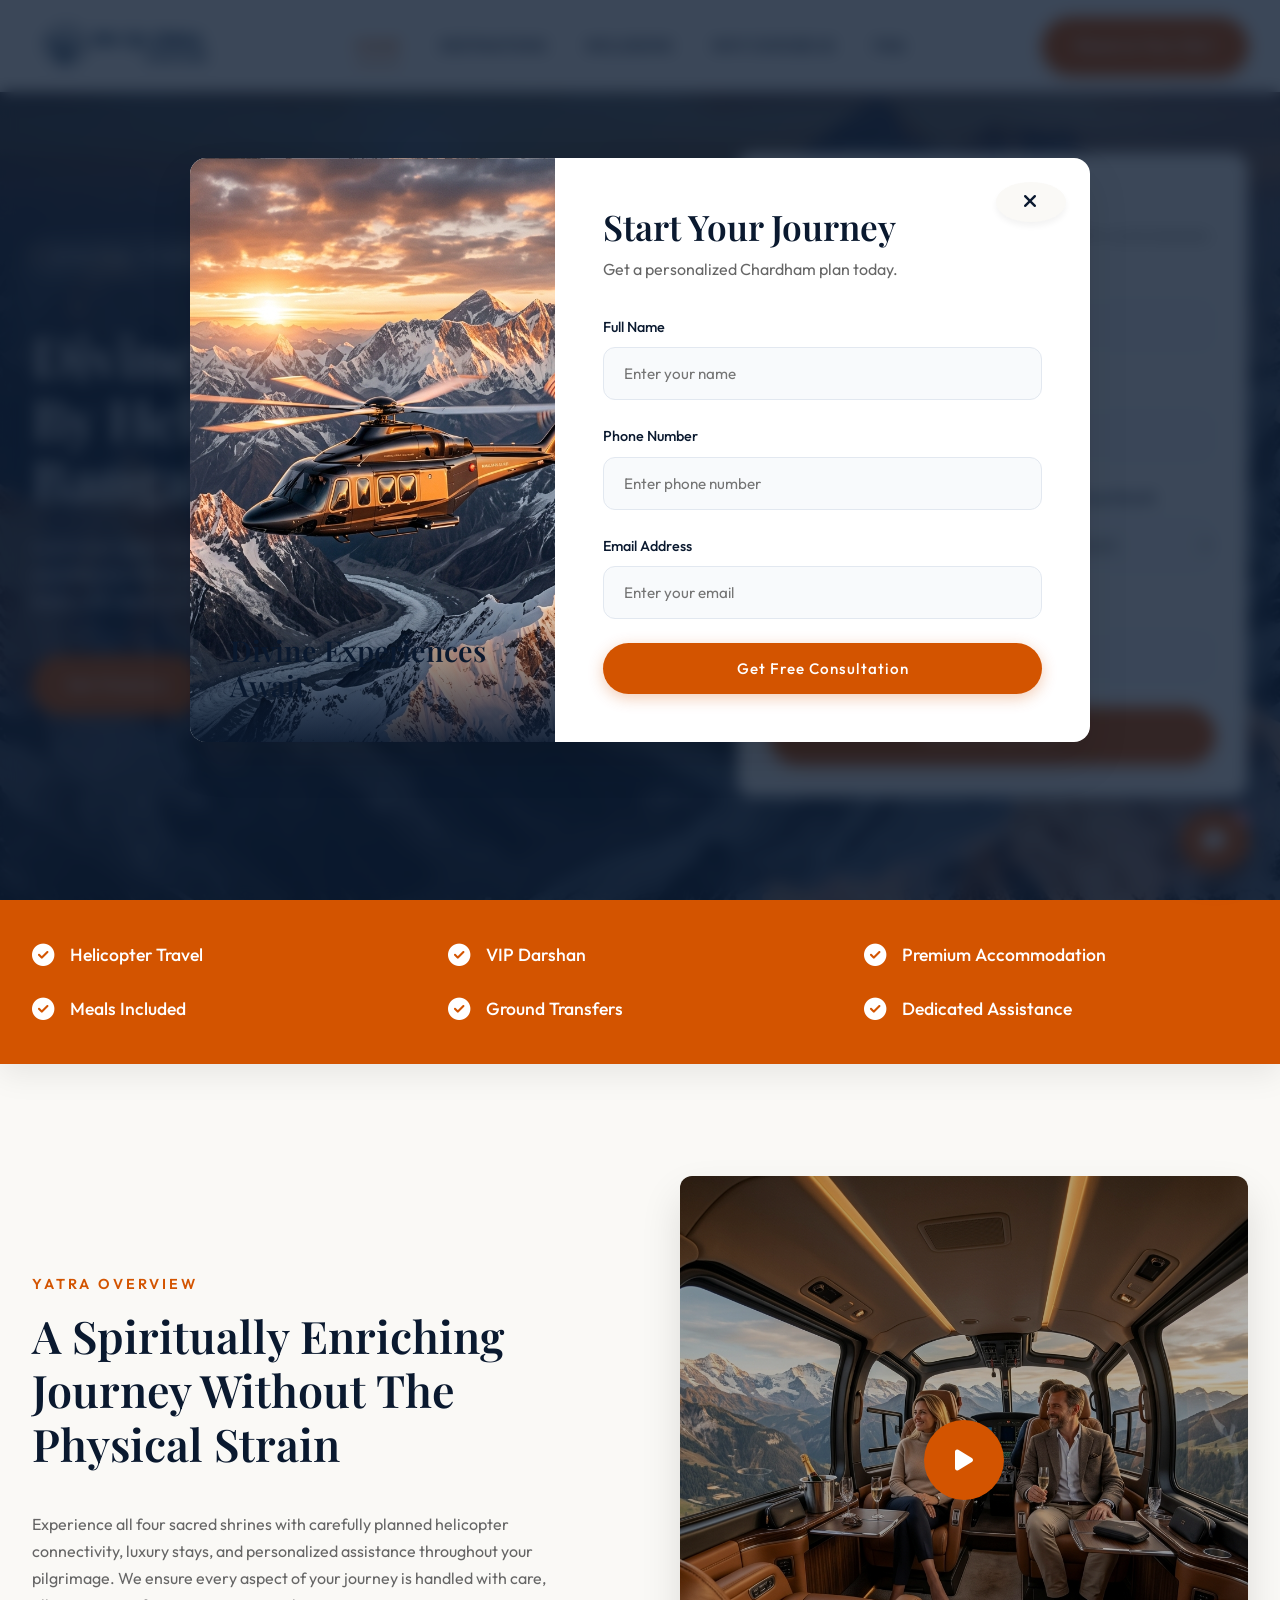
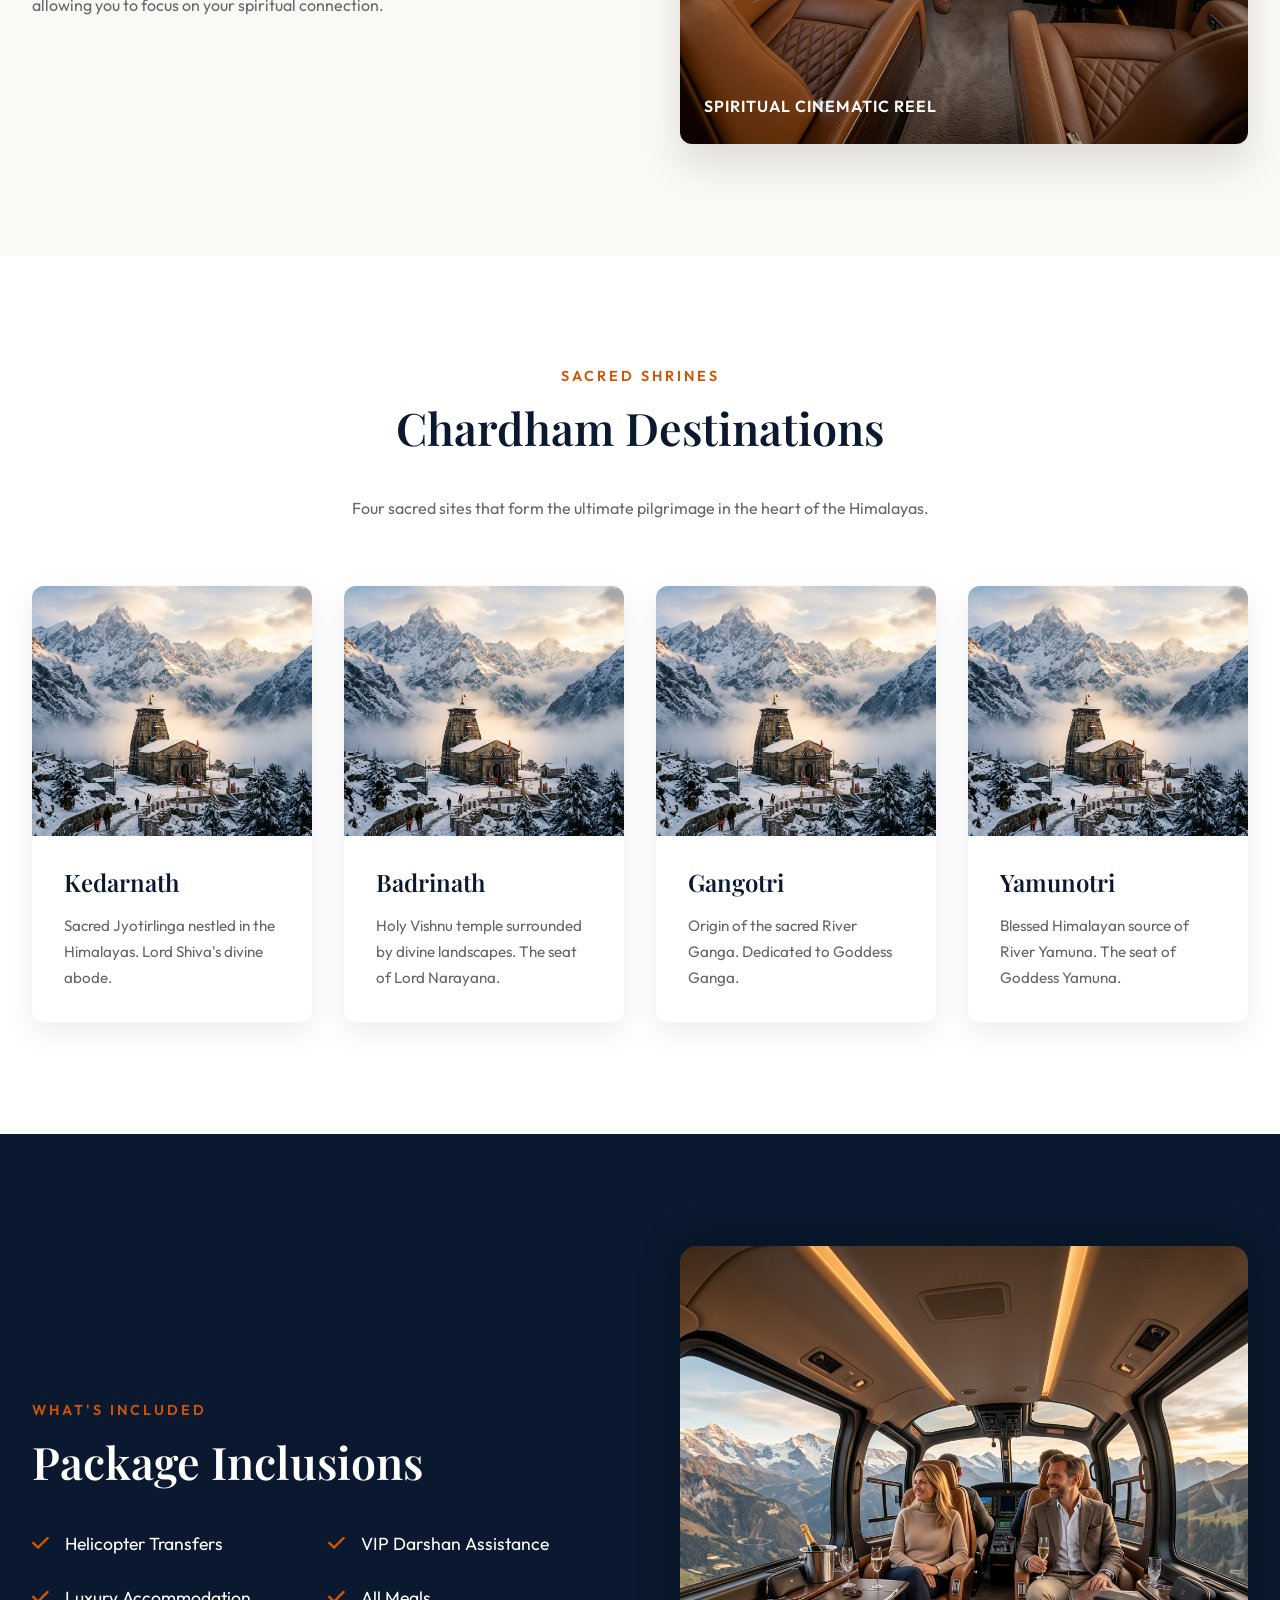
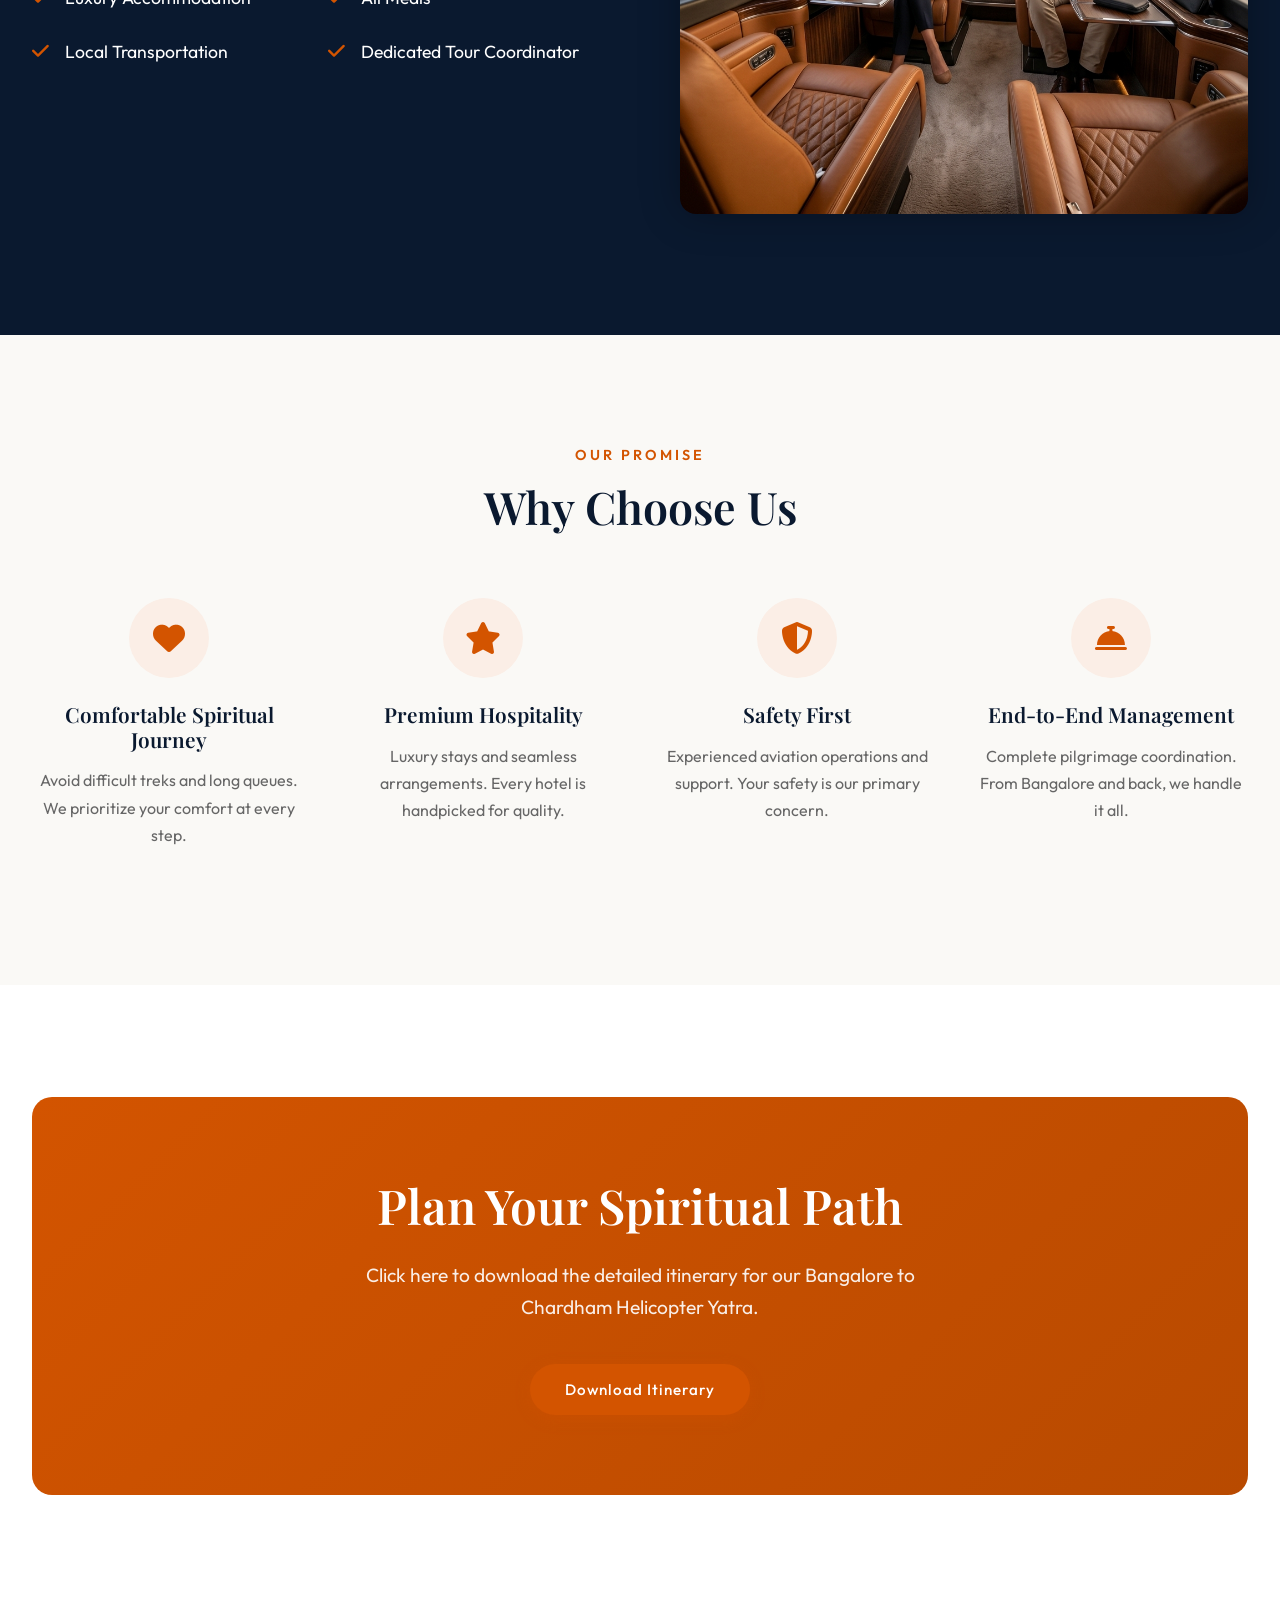
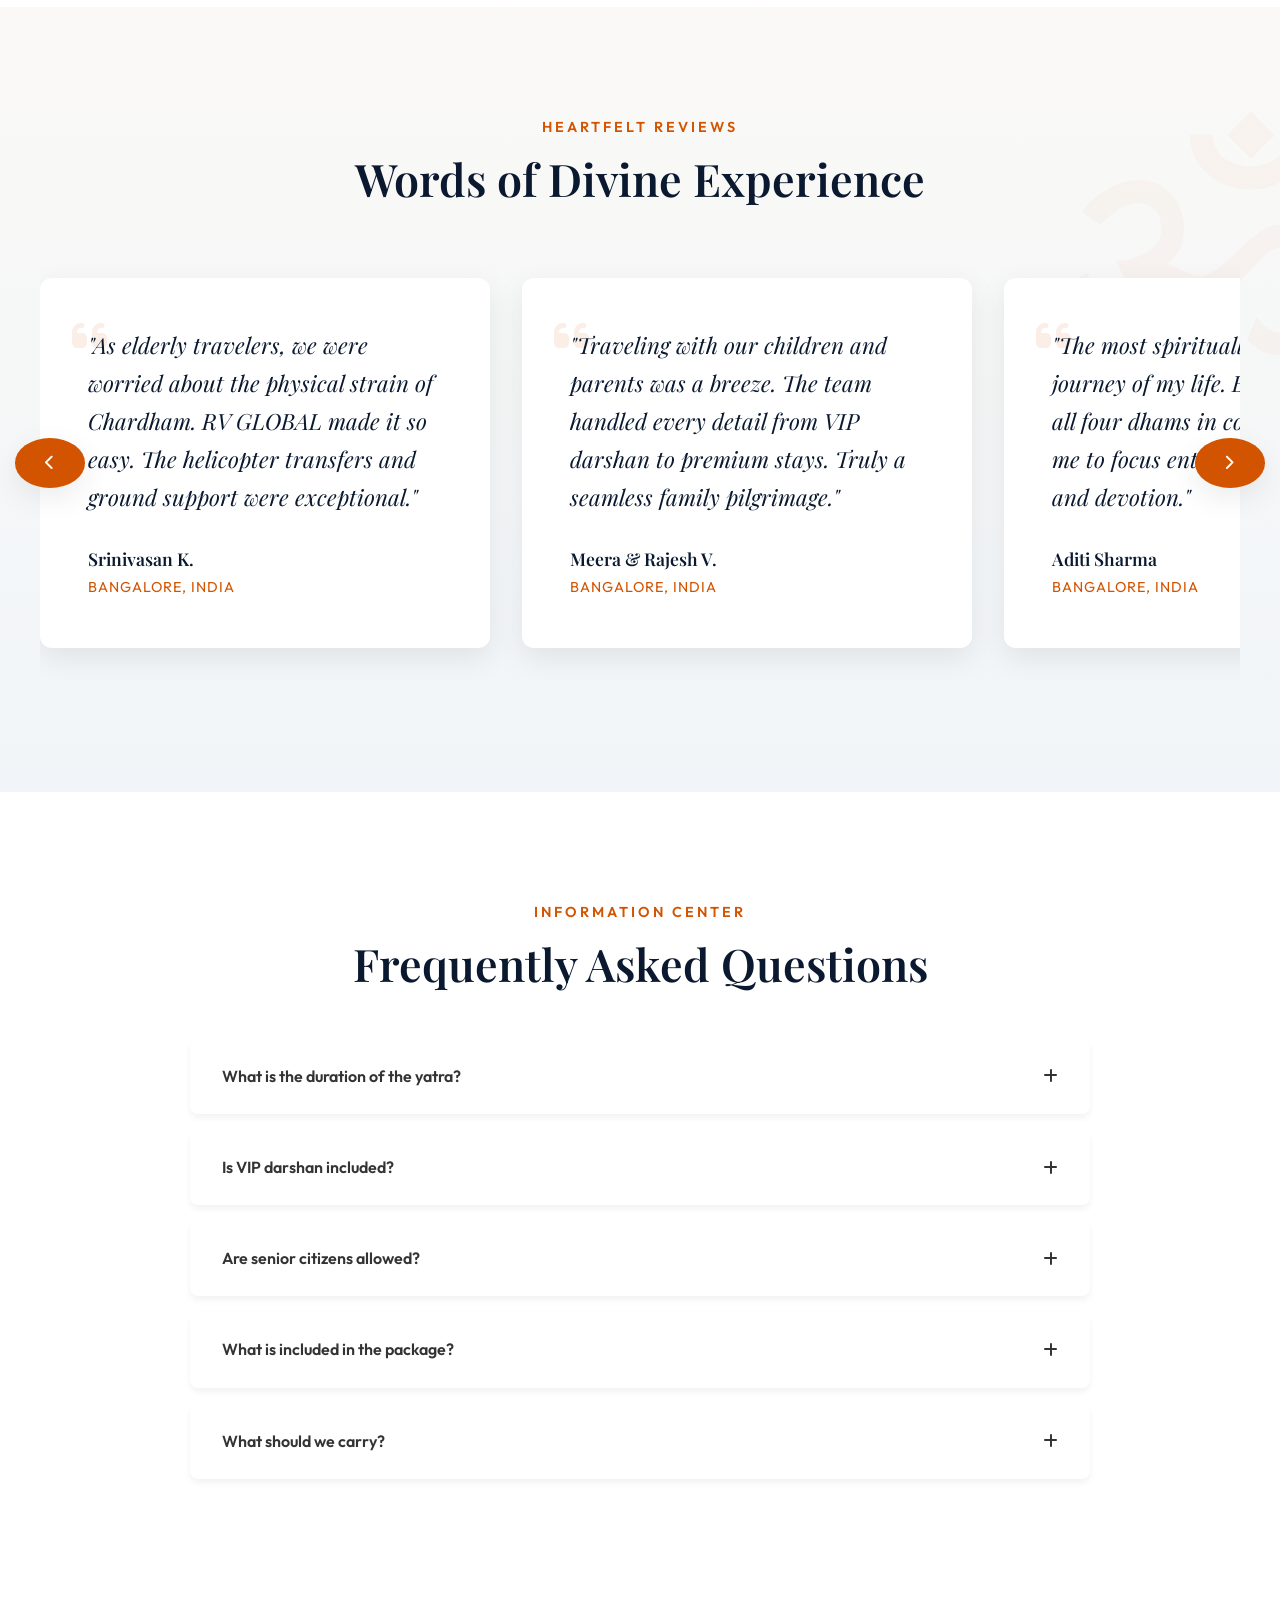
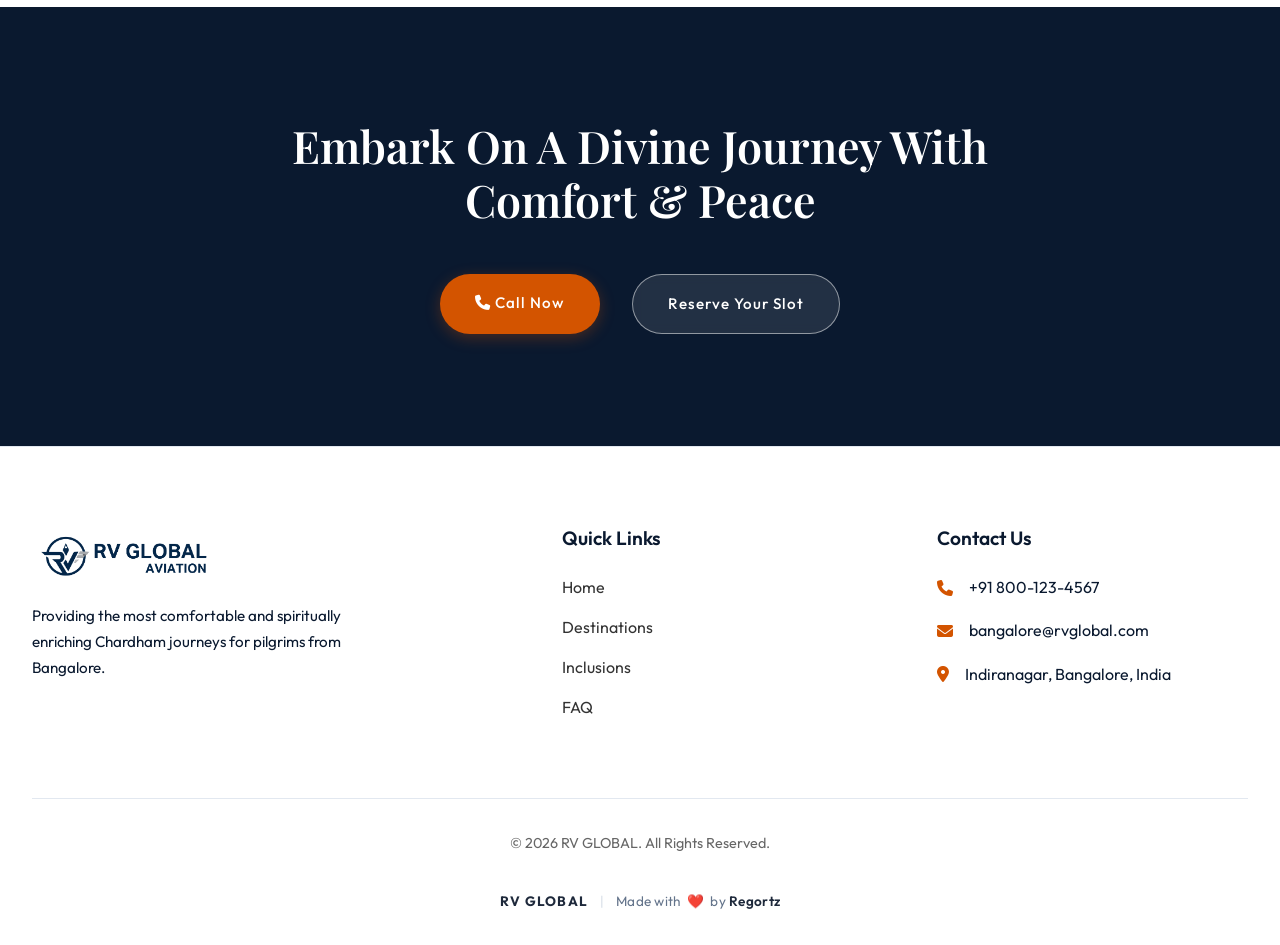
<file: index.html>
﻿<!DOCTYPE html>
<html lang="en">
<head>
    <meta charset="UTF-8">
    <meta name="viewport" content="width=device-width, initial-scale=1.0">
    <title>Chardham Helicopter Yatra from Bangalore | RV GLOBAL Luxury Pilgrimage</title>
    <meta name="description" content="Experience the sacred Chardham Yatra by helicopter from Bangalore. VIP Darshan, luxury stays, and seamless transfers for Kedarnath, Badrinath, Gangotri & Yamunotri.">
    <link rel="preconnect" href="https://fonts.googleapis.com">
    <link rel="preconnect" href="https://fonts.gstatic.com" crossorigin>
    <link href="https://fonts.googleapis.com/css2?family=Outfit:wght@300;400;500;600&family=Playfair+Display:ital,wght@0,400;0,600;0,700;1,400&display=swap" rel="stylesheet">
    <link rel="stylesheet" href="https://cdnjs.cloudflare.com/ajax/libs/font-awesome/6.4.0/css/all.min.css">
    <link rel="stylesheet" href="styles.css">
</head>
<body>

    <!-- Navigation -->
    <nav class="navbar" id="navbar">
        <div class="nav-container">
            <a href="#home" class="logo-wrapper">
                <img src="assets/logo.png" alt="RV GLOBAL" class="logo-img">
            </a>
            <div class="nav-links">
                <a href="#home">HOME</a>
                <a href="#destinations">DESTINATIONS</a>
                <a href="#inclusions">INCLUSIONS</a>
                <a href="#why-us">WHY CHOOSE US</a>
                <a href="#faq">FAQ</a>
            </div>
            <a href="https://wa.me/918001234567" target="_blank" class="btn-primary">Reserve Your Slot</a>
            <button class="mobile-menu-btn"><i class="fas fa-bars"></i></button>
        </div>
    </nav>

    <!-- Hero Section -->
    <section id="home" class="hero">
        <div class="hero-slider">
            <div class="hero-slide active" style="background-image: url('assets/hero.png');"></div>
            <div class="hero-slide" style="background-image: url('assets/temple.png');"></div>
            <div class="hero-slide" style="background-image: url('assets/interior.png');"></div>
        </div>
        <div class="hero-overlay"></div>
        <div class="container hero-container">
            <div class="hero-grid">
                <div class="hero-text slide-in-left">
                    <span class="badge fade-up">Spiritual Comfort Guaranteed</span>
                    <h1 class="fade-up delay-1">Divine Chardham Yatra By Helicopter From Bangalore</h1>
                    <p class="fade-up delay-2">Luxury helicopter pilgrimage with VIP darshan, premium stays, seamless transfers, and complete spiritual comfort. Experience Kedarnath, Badrinath, Gangotri & Yamunotri in ultimate comfort.</p>
                    <div class="hero-btns fade-up delay-3">
                        <button class="btn-primary open-popup" data-popup="itineraryPopup">Get Itinerary</button>
                        <a href="https://wa.me/918001234567" target="_blank" class="btn-whatsapp"><i class="fab fa-whatsapp"></i> WhatsApp Now</a>
                    </div>
                </div>
                <div class="hero-form-wrapper slide-in-right">
                    <div class="form-card">
                        <h3>Reserve Your Slot</h3>
                        <p>Fill in the details below and we will get back to you with a customized plan.</p>
                        <form id="heroLeadForm" class="inquiry-form">
                            <div class="form-group">
                                <label for="h-name">Name</label>
                                <input type="text" id="h-name" placeholder="Enter your full name" required>
                            </div>
                            <div class="form-group">
                                <label for="h-phone">Phone Number</label>
                                <input type="tel" id="h-phone" placeholder="Enter your phone number" required>
                            </div>
                            <div class="form-row">
                                <div class="form-group">
                                    <label for="h-travelers">Number of Travelers</label>
                                    <input type="number" id="h-travelers" placeholder="How many?" min="1" required>
                                </div>
                                <div class="form-group">
                                    <label for="h-month">Preferred Travel Month</label>
                                    <select id="h-month" required>
                                        <option value="" disabled selected>Select Month</option>
                                        <option value="May">May</option>
                                        <option value="June">June</option>
                                        <option value="September">September</option>
                                        <option value="October">October</option>
                                    </select>
                                </div>
                            </div>
                            <div class="form-group">
                                <label for="h-city">City</label>
                                <input type="text" id="h-city" placeholder="Your City" required>
                            </div>
                            <a href="https://wa.me/918001234567" target="_blank" class="btn-primary w-100" style="text-align: center;">Reserve Your Slot</a>
                        </form>
                    </div>
                </div>
            </div>
        </div>
        <div class="scroll-indicator fade-up">
            <span>Scroll</span>
            <div class="line"></div>
        </div>
    </section>

    <!-- Stats Section -->
    <section class="stats-bar">
        <div class="container">
            <div class="stats-grid">
                <div class="stat-item"><i class="fas fa-check-circle"></i> Helicopter Travel</div>
                <div class="stat-item"><i class="fas fa-check-circle"></i> VIP Darshan</div>
                <div class="stat-item"><i class="fas fa-check-circle"></i> Premium Accommodation</div>
                <div class="stat-item"><i class="fas fa-check-circle"></i> Meals Included</div>
                <div class="stat-item"><i class="fas fa-check-circle"></i> Ground Transfers</div>
                <div class="stat-item"><i class="fas fa-check-circle"></i> Dedicated Assistance</div>
            </div>
        </div>
    </section>

    <!-- Overview Section -->
    <section id="overview" class="overview section-padding">
        <div class="container">
            <div class="overview-grid">
                <div class="overview-content fade-up">
                    <h4 class="section-subtitle">Yatra Overview</h4>
                    <h2 class="section-title">A Spiritually Enriching Journey Without The Physical Strain</h2>
                    <p>Experience all four sacred shrines with carefully planned helicopter connectivity, luxury stays, and personalized assistance throughout your pilgrimage. We ensure every aspect of your journey is handled with care, allowing you to focus on your spiritual connection.</p>
                </div>
                <div class="overview-visual slide-in-right">
                    <div class="video-placeholder">
                        <img src="assets/interior.png" alt="Spiritual cinematic reel">
                        <div class="play-btn"><i class="fas fa-play"></i></div>
                        <span>Spiritual Cinematic Reel</span>
                    </div>
                </div>
            </div>
        </div>
    </section>

    <!-- Chardham Destinations -->
    <section id="destinations" class="destinations section-padding bg-light">
        <div class="container">
            <div class="text-center slide-up">
                <h4 class="section-subtitle">Sacred Shrines</h4>
                <h2 class="section-title">Chardham Destinations</h2>
                <p class="max-w-700">Four sacred sites that form the ultimate pilgrimage in the heart of the Himalayas.</p>
            </div>
            <div class="destinations-grid">
                <div class="dest-card fade-up delay-1">
                    <div class="dest-img"><img src="assets/temple.png" alt="Kedarnath"></div>
                    <div class="dest-info">
                        <h3>Kedarnath</h3>
                        <p>Sacred Jyotirlinga nestled in the Himalayas. Lord Shiva's divine abode.</p>
                    </div>
                </div>
                <div class="dest-card fade-up delay-2">
                    <div class="dest-img"><img src="assets/temple.png" alt="Badrinath"></div>
                    <div class="dest-info">
                        <h3>Badrinath</h3>
                        <p>Holy Vishnu temple surrounded by divine landscapes. The seat of Lord Narayana.</p>
                    </div>
                </div>
                <div class="dest-card fade-up delay-3">
                    <div class="dest-img"><img src="assets/temple.png" alt="Gangotri"></div>
                    <div class="dest-info">
                        <h3>Gangotri</h3>
                        <p>Origin of the sacred River Ganga. Dedicated to Goddess Ganga.</p>
                    </div>
                </div>
                <div class="dest-card fade-up delay-4">
                    <div class="dest-img"><img src="assets/temple.png" alt="Yamunotri"></div>
                    <div class="dest-info">
                        <h3>Yamunotri</h3>
                        <p>Blessed Himalayan source of River Yamuna. The seat of Goddess Yamuna.</p>
                    </div>
                </div>
            </div>
        </div>
    </section>

    <!-- Package Inclusions -->
    <section id="inclusions" class="inclusions section-padding bg-navy">
        <div class="container">
            <div class="inclusions-layout">
                <div class="inclusions-text fade-up">
                    <h4 class="section-subtitle text-saffron">What's Included</h4>
                    <h2 class="section-title text-white">Package Inclusions</h2>
                    <ul class="inclusions-list">
                        <li><i class="fas fa-check"></i> Helicopter Transfers</li>
                        <li><i class="fas fa-check"></i> VIP Darshan Assistance</li>
                        <li><i class="fas fa-check"></i> Luxury Accommodation</li>
                        <li><i class="fas fa-check"></i> All Meals</li>
                        <li><i class="fas fa-check"></i> Local Transportation</li>
                        <li><i class="fas fa-check"></i> Dedicated Tour Coordinator</li>
                    </ul>
                </div>
                <div class="inclusions-image slide-in-right">
                    <img src="assets/interior.png" alt="Luxury Helicopter">
                </div>
            </div>
        </div>
    </section>

    <!-- Why Choose Us -->
    <section id="why-us" class="why-choose-us section-padding">
        <div class="container">
            <div class="text-center slide-up">
                <h4 class="section-subtitle">Our Promise</h4>
                <h2 class="section-title">Why Choose Us</h2>
            </div>
            <div class="why-grid">
                <div class="why-item fade-up delay-1">
                    <div class="why-icon"><i class="fas fa-heart"></i></div>
                    <h3>Comfortable Spiritual Journey</h3>
                    <p>Avoid difficult treks and long queues. We prioritize your comfort at every step.</p>
                </div>
                <div class="why-item fade-up delay-2">
                    <div class="why-icon"><i class="fas fa-star"></i></div>
                    <h3>Premium Hospitality</h3>
                    <p>Luxury stays and seamless arrangements. Every hotel is handpicked for quality.</p>
                </div>
                <div class="why-item fade-up delay-3">
                    <div class="why-icon"><i class="fas fa-shield-alt"></i></div>
                    <h3>Safety First</h3>
                    <p>Experienced aviation operations and support. Your safety is our primary concern.</p>
                </div>
                <div class="why-item fade-up delay-4">
                    <div class="why-icon"><i class="fas fa-concierge-bell"></i></div>
                    <h3>End-to-End Management</h3>
                    <p>Complete pilgrimage coordination. From Bangalore and back, we handle it all.</p>
                </div>
            </div>
        </div>
    </section>

    <!-- Itinerary Section -->
    <section id="itinerary" class="itinerary-download section-padding bg-light">
        <div class="container">
            <div class="itinerary-cta-box fade-up">
                <h2>Plan Your Spiritual Path</h2>
                <p>Click here to download the detailed itinerary for our Bangalore to Chardham Helicopter Yatra.</p>
                <button class="btn-primary open-popup" data-popup="itineraryFormPopup">Download Itinerary</button>
            </div>
        </div>
    </section>

    <!-- Testimonials -->
    <section class="testimonials section-padding">
        <div class="container text-center">
            <h4 class="section-subtitle">Heartfelt Reviews</h4>
            <h2 class="section-title">Words of Divine Experience</h2>
            <div class="testimonial-wrapper">
                <button class="slider-btn prev-btn" id="prevTestimonial"><i class="fas fa-chevron-left"></i></button>
                <div class="testimonial-slider" id="testimonialSlider">
                    <div class="testimonial-card">
                        <div class="quote-icon"><i class="fas fa-quote-left"></i></div>
                        <p class="review-text">"As elderly travelers, we were worried about the physical strain of Chardham. RV GLOBAL made it so easy. The helicopter transfers and ground support were exceptional."</p>
                        <div class="reviewer">
                            <h4>Srinivasan K.</h4>
                            <span>Bangalore, India</span>
                        </div>
                    </div>
                    <div class="testimonial-card">
                        <div class="quote-icon"><i class="fas fa-quote-left"></i></div>
                        <p class="review-text">"Traveling with our children and parents was a breeze. The team handled every detail from VIP darshan to premium stays. Truly a seamless family pilgrimage."</p>
                        <div class="reviewer">
                            <h4>Meera & Rajesh V.</h4>
                            <span>Bangalore, India</span>
                        </div>
                    </div>
                    <div class="testimonial-card">
                        <div class="quote-icon"><i class="fas fa-quote-left"></i></div>
                        <p class="review-text">"The most spiritually satisfying journey of my life. Being able to visit all four dhams in comfort allowed me to focus entirely on my prayers and devotion."</p>
                        <div class="reviewer">
                            <h4>Aditi Sharma</h4>
                            <span>Bangalore, India</span>
                        </div>
                    </div>
                    <div class="testimonial-card">
                        <div class="quote-icon"><i class="fas fa-quote-left"></i></div>
                        <p class="review-text">"The safety standards and the professionalism of the pilots gave us great peace of mind. A premium service that respects the sanctity of the yatra."</p>
                        <div class="reviewer">
                            <h4>Dr. Arvind Hegde</h4>
                            <span>Bangalore, India</span>
                        </div>
                    </div>
                </div>
                <button class="slider-btn next-btn" id="nextTestimonial"><i class="fas fa-chevron-right"></i></button>
            </div>
        </div>
    </section>

    <!-- FAQ Section -->
    <section id="faq" class="faq section-padding bg-light">
        <div class="container">
            <div class="text-center slide-up">
                <h4 class="section-subtitle">Information Center</h4>
                <h2 class="section-title">Frequently Asked Questions</h2>
            </div>
            <div class="faq-accordion">
                <div class="faq-item">
                    <div class="faq-question">What is the duration of the yatra? <i class="fas fa-plus"></i></div>
                    <div class="faq-answer">The typical Chardham Helicopter Yatra from Bangalore takes 5 to 6 days depending on weather conditions and your preference.</div>
                </div>
                <div class="faq-item">
                    <div class="faq-question">Is VIP darshan included? <i class="fas fa-plus"></i></div>
                    <div class="faq-answer">Yes, VIP Darshan assistance is included at all four shrines to ensure a quick and comfortable experience.</div>
                </div>
                <div class="faq-item">
                    <div class="faq-question">Are senior citizens allowed? <i class="fas fa-plus"></i></div>
                    <div class="faq-answer">Absolutely. Our service is specially designed to cater to senior citizens, minimizing physical exertion through helicopter transfers and ground support.</div>
                </div>
                <div class="faq-item">
                    <div class="faq-question">What is included in the package? <i class="fas fa-plus"></i></div>
                    <div class="faq-answer">The package includes helicopter transfers, VIP darshan, luxury accommodation, all meals, local transport, and a dedicated coordinator.</div>
                </div>
                <div class="faq-item">
                    <div class="faq-question">What should we carry? <i class="fas fa-plus"></i></div>
                    <div class="faq-answer">We provide a detailed list upon booking, but generally: warm clothes, comfortable walking shoes, personal medicines, and valid ID proof.</div>
                </div>
            </div>
        </div>
    </section>

    <!-- Final CTA -->
    <section class="final-cta section-padding">
        <div class="container text-center">
            <h2 class="section-title fade-up">Embark On A Divine Journey With Comfort & Peace</h2>
            <div class="cta-btns fade-up delay-1">
                <a href="tel:+918001234567" class="btn-primary"><i class="fas fa-phone"></i> Call Now</a>
                <a href="https://wa.me/918001234567" target="_blank" class="btn-secondary">Reserve Your Slot</a>
            </div>
        </div>
    </section>

    <!-- Footer -->
    <footer class="footer footer-white">
        <div class="container">
            <div class="footer-content">
                <div class="footer-brand">
                    <a href="#" class="logo-wrapper">
                        <img src="assets/logo.png" alt="RV GLOBAL" class="logo-img">
                    </a>
                    <p>Providing the most comfortable and spiritually enriching Chardham journeys for pilgrims from Bangalore.</p>
                </div>
                <div class="footer-links">
                    <h3>Quick Links</h3>
                    <a href="#home">Home</a>
                    <a href="#destinations">Destinations</a>
                    <a href="#inclusions">Inclusions</a>
                    <a href="#faq">FAQ</a>
                </div>
                <div class="footer-contact">
                    <h3>Contact Us</h3>
                    <p><i class="fas fa-phone"></i> +91 800-123-4567</p>
                    <p><i class="fas fa-envelope"></i> bangalore@rvglobal.com</p>
                    <p><i class="fas fa-map-marker-alt"></i> Indiranagar, Bangalore, India</p>
                </div>
            </div>
            <div class="footer-bottom">
                <p>&copy; 2026 RV GLOBAL. All Rights Reserved.</p>
                <div class="footer-credit" style="margin-top: 10px; display: inline-flex; align-items: center; justify-content: center; gap: 8px; font-size: 0.85rem; letter-spacing: 0.02em; color: #64748b; font-family: inherit;">
                    <span class="credit-brand" style="font-weight: 700; letter-spacing: 0.08em; color: #1e293b; text-transform: uppercase;">RV GLOBAL</span>
                    <span class="credit-divider" style="color: #cbd5e1; font-weight: 300; margin: 0 4px;">|</span>
                    <span class="credit-text" style="color: #64748b;">Made with <span class="credit-heart" aria-hidden="true" style="color: #ff385c; display: inline-block; margin: 0 3px;">❤️</span> by <span class="credit-author" style="color: #1e293b; font-weight: 600;">Regortz</span></span>
                </div>
            </div>
        </div>
    </footer>

    <!-- POPUPS -->
    <div class="popup-overlay" id="inquiryPopup">
        <div class="popup-content">
            <button class="close-popup"><i class="fas fa-times"></i></button>
            <h3 class="popup-title">Reserve Your Slot</h3>
            <p class="popup-subtitle">Fill in your details and we'll contact you shortly.</p>
            <form id="popupInquiryForm" class="inquiry-form">
                <!-- Same fields as main lead form -->
                <div class="form-group">
                    <label for="p-name">Name</label>
                    <input type="text" id="p-name" required>
                </div>
                <div class="form-group">
                    <label for="p-phone">Phone Number</label>
                    <input type="tel" id="p-phone" required>
                </div>
                <button type="submit" class="btn-primary w-100">Reserve Your Slot</button>
            </form>
        </div>
    </div>

    <!-- Scroll Triggered Popup -->
    <div class="popup-overlay" id="scrollInquiryPopup">
        <div class="popup-content popup-wide">
            <button class="close-popup"><i class="fas fa-times"></i></button>
            <div class="popup-flex">
                <div class="popup-image" style="background-image: url('assets/hero.png');">
                    <div class="popup-image-overlay">
                        <h4>Divine Experiences Await</h4>
                    </div>
                </div>
                <div class="popup-form-content">
                    <h3 class="popup-title">Start Your Journey</h3>
                    <p class="popup-subtitle">Get a personalized Chardham plan today.</p>
                    <form id="scrollInquiryForm" class="inquiry-form">
                        <div class="form-group">
                            <label for="s-name">Full Name</label>
                            <input type="text" id="s-name" placeholder="Enter your name" required>
                        </div>
                        <div class="form-group">
                            <label for="s-phone">Phone Number</label>
                            <input type="tel" id="s-phone" placeholder="Enter phone number" required>
                        </div>
                        <div class="form-group">
                            <label for="s-email">Email Address</label>
                            <input type="email" id="s-email" placeholder="Enter your email" required>
                        </div>
                        <button type="submit" class="btn-primary w-100">Get Free Consultation</button>
                    </form>
                </div>
            </div>
        </div>
    </div>

    <!-- Itinerary Form Popup -->
    <div class="popup-overlay" id="itineraryFormPopup">
        <div class="popup-content">
            <button class="close-popup"><i class="fas fa-times"></i></button>
            <h3 class="popup-title">Download Itinerary</h3>
            <p class="popup-subtitle">Please provide your details to download the PDF itinerary.</p>
            <form id="itineraryDownloadForm" class="inquiry-form">
                <div class="form-group">
                    <label for="d-name">Name</label>
                    <input type="text" id="d-name" required>
                </div>
                <div class="form-group">
                    <label for="d-email">Email</label>
                    <input type="email" id="d-email" required>
                </div>
                <button type="submit" class="btn-primary w-100">Download PDF</button>
            </form>
        </div>
    </div>

    <!-- Chatbot Toggle -->
    <button class="chatbot-toggle" id="chatbotToggle" aria-label="Open Chat">
        <i class="fas fa-comment-dots"></i>
        <span class="notification-dot"></span>
    </button>

    <!-- Chatbot Container -->
    <div class="chatbot-container" id="chatbotContainer">
        <div class="chatbot-header">
            <div class="bot-info">
                <div class="bot-avatar">
                    <img src="assets/logo.png" alt="RV Bot">
                    <span class="online-indicator"></span>
                </div>
                <div class="bot-details">
                    <h3>RV Aviation Assistant</h3>
                    <p>Online | Ready to help</p>
                </div>
            </div>
            <button class="close-chat" id="closeChat" aria-label="Close Chat"><i class="fas fa-times"></i></button>
        </div>
        
        <div class="chatbot-messages" id="chatbotMessages">
            <!-- Messages will appear here -->
        </div>

        <div class="chatbot-input-area" id="chatbotInputArea">
            <!-- Buttons or Input fields will be injected here -->
        </div>
    </div>

    <script src="script.js"></script>
</body>
</html>
</file>
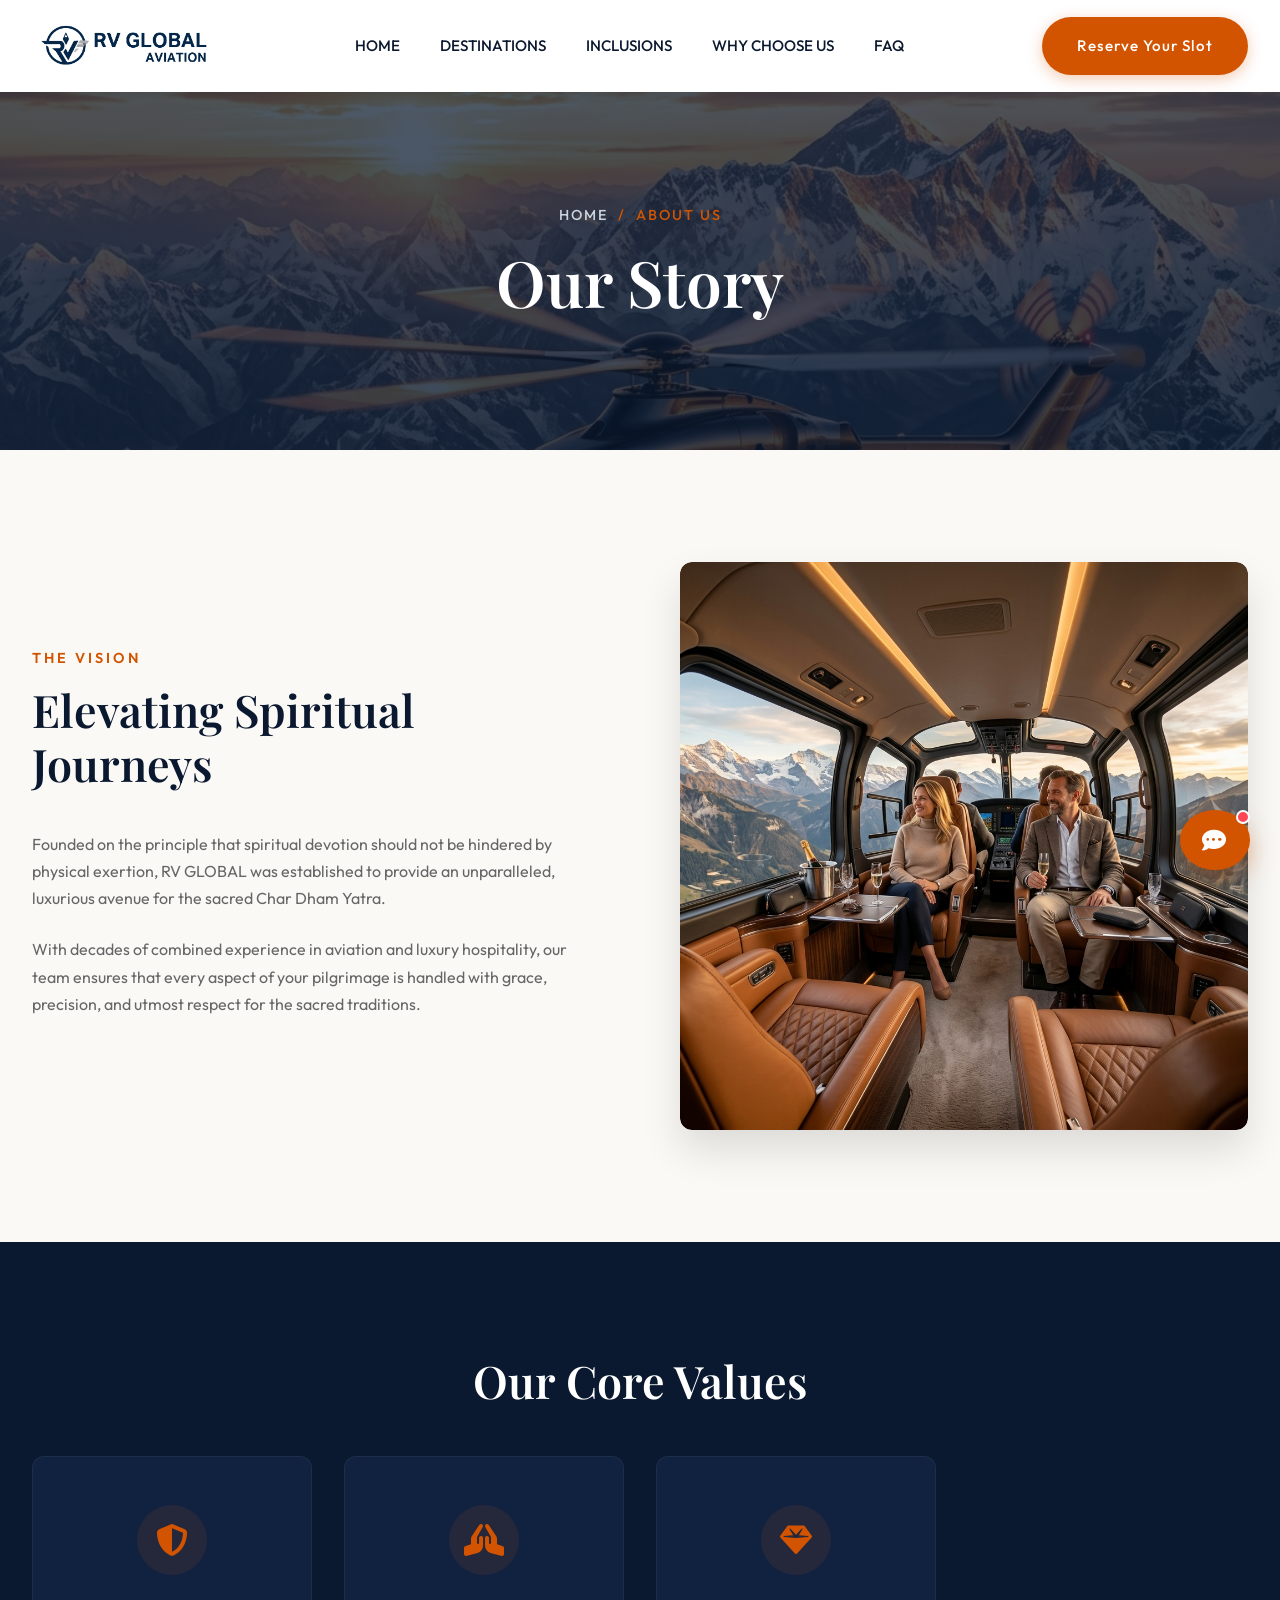
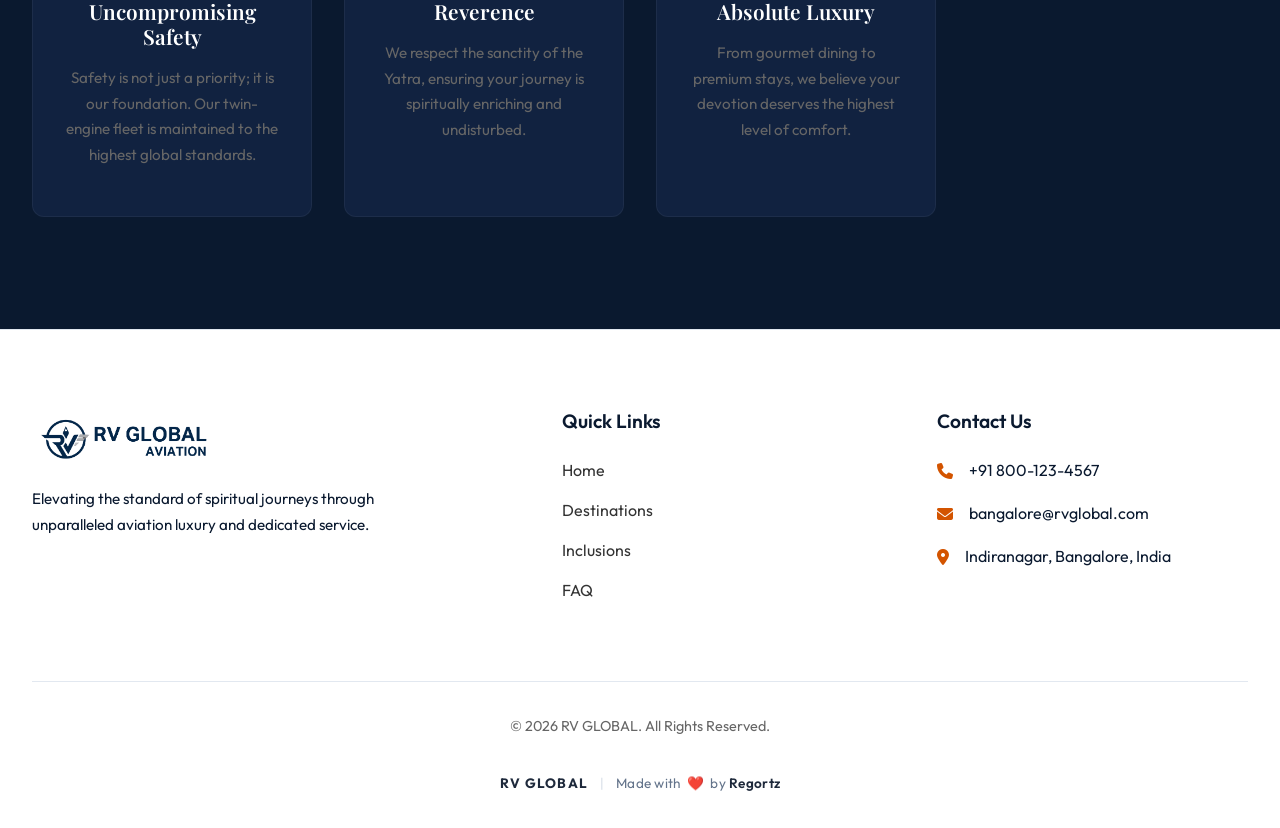
<file: about.html>
﻿<!DOCTYPE html>
<html lang="en">
<head>
    <meta charset="UTF-8">
    <meta name="viewport" content="width=device-width, initial-scale=1.0">
    <title>About Us | RV GLOBAL - Luxury Charter</title>
    <link rel="preconnect" href="https://fonts.googleapis.com">
    <link rel="preconnect" href="https://fonts.gstatic.com" crossorigin>
    <link href="https://fonts.googleapis.com/css2?family=Outfit:wght@300;400;500;600&family=Playfair+Display:ital,wght@0,400;0,600;0,700;1,400&display=swap" rel="stylesheet">
    <link rel="stylesheet" href="https://cdnjs.cloudflare.com/ajax/libs/font-awesome/6.4.0/css/all.min.css">
    <link rel="stylesheet" href="styles.css">
</head>
<body>

    <!-- Navigation -->
    <nav class="navbar" id="navbar">
        <div class="nav-container">
            <a href="index.html#home" class="logo-wrapper">
                <img src="assets/logo.png" alt="RV GLOBAL" class="logo-img">
            </a>
            <div class="nav-links">
                <a href="index.html#home">HOME</a>
                <a href="index.html#destinations">DESTINATIONS</a>
                <a href="index.html#inclusions">INCLUSIONS</a>
                <a href="index.html#why-us">WHY CHOOSE US</a>
                <a href="index.html#faq">FAQ</a>
            </div>
            <a href="https://wa.me/918001234567" target="_blank" class="btn-primary">Reserve Your Slot</a>
            <button class="mobile-menu-btn"><i class="fas fa-bars"></i></button>
        </div>
    </nav>

    <!-- Inner Hero -->
    <section class="inner-hero" style="background-image: url('assets/hero.png');">
        <div class="hero-content fade-up">
            <div class="breadcrumb"><a href="index.html">Home</a> &nbsp;/&nbsp; About Us</div>
            <h1>Our Story</h1>
        </div>
    </section>

    <!-- About Content -->
    <section class="section-padding bg-main">
        <div class="container">
            <div class="experience-grid">
                <div class="slide-in-left">
                    <h4 class="section-subtitle">The Vision</h4>
                    <h2 class="section-title">Elevating Spiritual Journeys</h2>
                    <p>Founded on the principle that spiritual devotion should not be hindered by physical exertion, RV GLOBAL was established to provide an unparalleled, luxurious avenue for the sacred Char Dham Yatra.</p>
                    <p>With decades of combined experience in aviation and luxury hospitality, our team ensures that every aspect of your pilgrimage is handled with grace, precision, and utmost respect for the sacred traditions.</p>
                </div>
                <div class="experience-image slide-in-right">
                    <img src="assets/interior.png" alt="Luxury Aviation" style="border-radius: 12px;">
                </div>
            </div>
        </div>
    </section>

    <!-- Mission -->
    <section class="section-padding bg-navy text-center">
        <div class="container">
            <h2 class="section-title text-white">Our Core Values</h2>
            <div class="inclusions-grid" style="margin-top: 3rem;">
                <div class="inclusion-card fade-up">
                    <div class="icon-wrapper"><i class="fas fa-shield-alt"></i></div>
                    <h3>Uncompromising Safety</h3>
                    <p>Safety is not just a priority; it is our foundation. Our twin-engine fleet is maintained to the highest global standards.</p>
                </div>
                <div class="inclusion-card fade-up delay-1">
                    <div class="icon-wrapper"><i class="fas fa-praying-hands"></i></div>
                    <h3>Reverence</h3>
                    <p>We respect the sanctity of the Yatra, ensuring your journey is spiritually enriching and undisturbed.</p>
                </div>
                <div class="inclusion-card fade-up delay-2">
                    <div class="icon-wrapper"><i class="fas fa-gem"></i></div>
                    <h3>Absolute Luxury</h3>
                    <p>From gourmet dining to premium stays, we believe your devotion deserves the highest level of comfort.</p>
                </div>
            </div>
        </div>
    </section>

    <!-- Footer -->
    <footer class="footer footer-white">
        <div class="container">
            <div class="footer-content">
                <div class="footer-brand">
                    <a href="index.html" class="logo-wrapper">
                        <img src="assets/logo.png" alt="RV GLOBAL" class="logo-img">
                    </a>
                    <p>Elevating the standard of spiritual journeys through unparalleled aviation luxury and dedicated service.</p>
                </div>
                <div class="footer-links">
                    <h3>Quick Links</h3>
                    <a href="index.html#home">Home</a>
                    <a href="index.html#destinations">Destinations</a>
                    <a href="index.html#inclusions">Inclusions</a>
                    <a href="index.html#faq">FAQ</a>
                </div>
                <div class="footer-contact">
                    <h3>Contact Us</h3>
                    <p><i class="fas fa-phone"></i> +91 800-123-4567</p>
                    <p><i class="fas fa-envelope"></i> bangalore@rvglobal.com</p>
                    <p><i class="fas fa-map-marker-alt"></i> Indiranagar, Bangalore, India</p>
                </div>
            </div>
            <div class="footer-bottom">
                <p>&copy; 2026 RV GLOBAL. All Rights Reserved.</p>
                <div class="footer-credit" style="margin-top: 10px; display: inline-flex; align-items: center; justify-content: center; gap: 8px; font-size: 0.85rem; letter-spacing: 0.02em; color: #64748b; font-family: inherit;">
                    <span class="credit-brand" style="font-weight: 700; letter-spacing: 0.08em; color: #1e293b; text-transform: uppercase;">RV GLOBAL</span>
                    <span class="credit-divider" style="color: #cbd5e1; font-weight: 300; margin: 0 4px;">|</span>
                    <span class="credit-text" style="color: #64748b;">Made with <span class="credit-heart" aria-hidden="true" style="color: #ff385c; display: inline-block; margin: 0 3px;">❤️</span> by <span class="credit-author" style="color: #1e293b; font-weight: 600;">Regortz</span></span>
                </div>
            </div>
        </div>
    </footer>

    <!-- 1. Inquiry Popup -->
    <div class="popup-overlay" id="inquiryPopup">
        <div class="popup-content">
            <button class="close-popup"><i class="fas fa-times"></i></button>
            <h3 class="popup-title">Book Your Charter</h3>
            <p class="popup-subtitle">Fill in your details and our aviation experts will contact you shortly.</p>
            
            <form id="popupInquiryForm" class="inquiry-form">
                <div class="form-group">
                    <label for="p-name">Name</label>
                    <input type="text" id="p-name" required>
                </div>
                <div class="form-group">
                    <label for="p-phone">Phone Number</label>
                    <input type="tel" id="p-phone" required>
                </div>
                <button type="submit" class="btn-primary w-100">Reserve Your Slot</button>
            </form>
        </div>
    </div>

    <!-- Chatbot Toggle -->
    <button class="chatbot-toggle" id="chatbotToggle" aria-label="Open Chat">
        <i class="fas fa-comment-dots"></i>
        <span class="notification-dot"></span>
    </button>

    <!-- Chatbot Container -->
    <div class="chatbot-container" id="chatbotContainer">
        <div class="chatbot-header">
            <div class="bot-info">
                <div class="bot-avatar">
                    <img src="assets/logo.png" alt="RV Bot">
                    <span class="online-indicator"></span>
                </div>
                <div class="bot-details">
                    <h3>RV Aviation Assistant</h3>
                    <p>Online | Ready to help</p>
                </div>
            </div>
            <button class="close-chat" id="closeChat" aria-label="Close Chat"><i class="fas fa-times"></i></button>
        </div>
        
        <div class="chatbot-messages" id="chatbotMessages">
            <!-- Messages will appear here -->
        </div>

        <div class="chatbot-input-area" id="chatbotInputArea">
            <!-- Buttons or Input fields will be injected here -->
        </div>
    </div>

    <script src="script.js"></script>
</body>
</html>
</file>
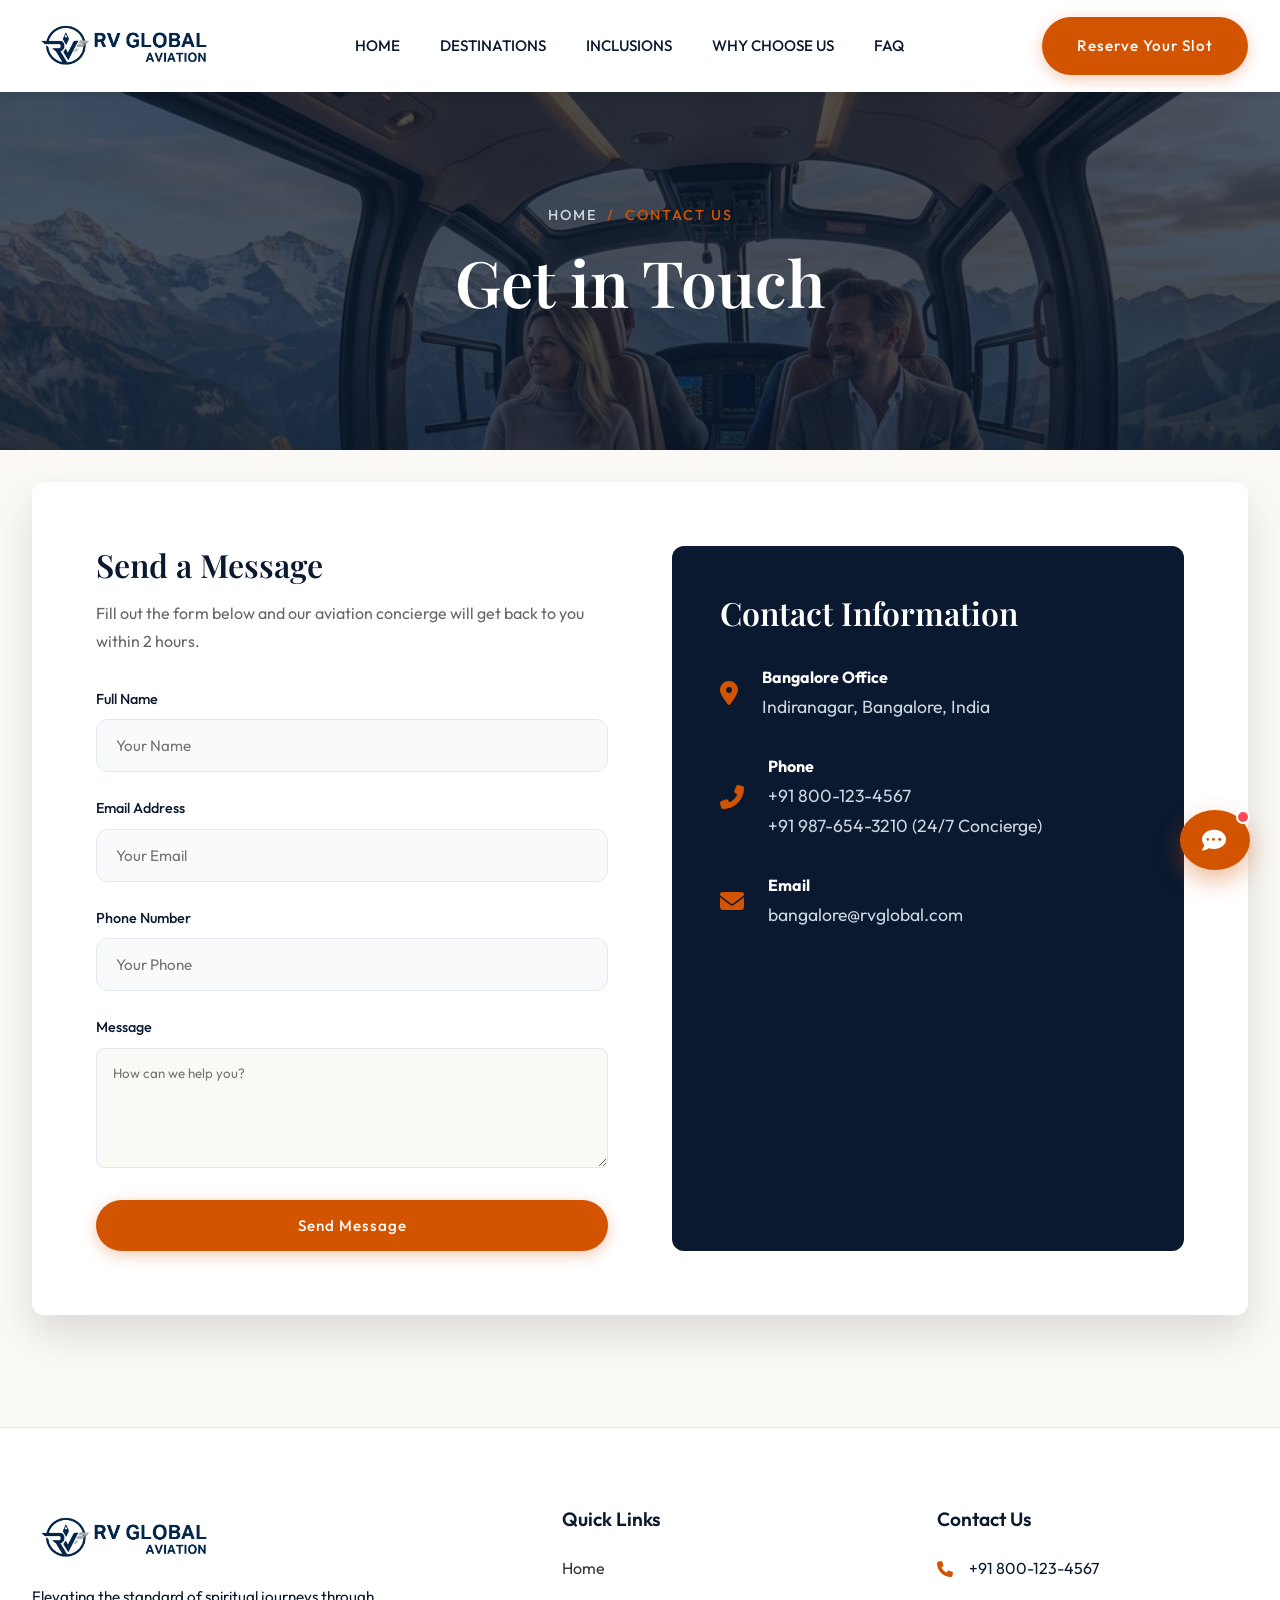
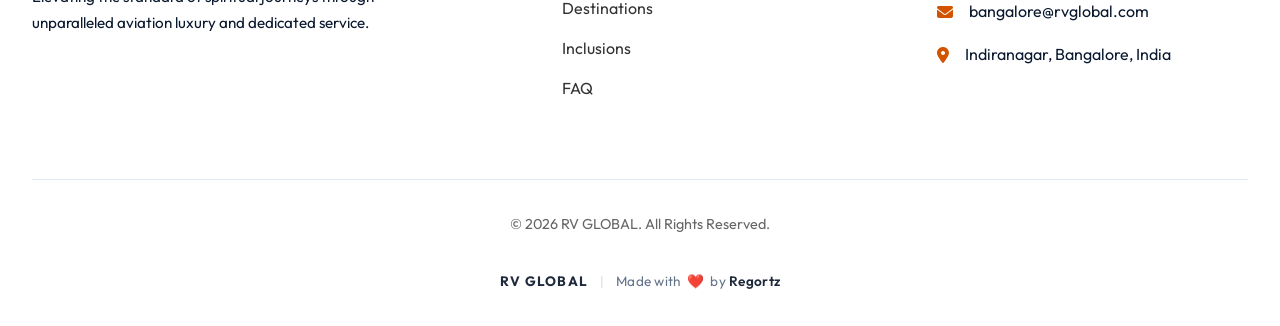
<file: contact.html>
﻿<!DOCTYPE html>
<html lang="en">
<head>
    <meta charset="UTF-8">
    <meta name="viewport" content="width=device-width, initial-scale=1.0">
    <title>Contact Us | RV GLOBAL - Luxury Charter</title>
    <link rel="preconnect" href="https://fonts.googleapis.com">
    <link rel="preconnect" href="https://fonts.gstatic.com" crossorigin>
    <link href="https://fonts.googleapis.com/css2?family=Outfit:wght@300;400;500;600&family=Playfair+Display:ital,wght@0,400;0,600;0,700;1,400&display=swap" rel="stylesheet">
    <link rel="stylesheet" href="https://cdnjs.cloudflare.com/ajax/libs/font-awesome/6.4.0/css/all.min.css">
    <link rel="stylesheet" href="styles.css">
    <style>
        .contact-wrapper {
            display: grid;
            grid-template-columns: 1fr 1fr;
            gap: 4rem;
            background: #fff;
            padding: 4rem;
            border-radius: 12px;
            box-shadow: var(--shadow-lg);
            margin-top: -80px;
            position: relative;
            z-index: 10;
        }
        
        .contact-info { background: var(--bg-navy); color: #fff; padding: 3rem; border-radius: 12px; }
        .contact-info h3 { color: #fff; font-size: 2rem; margin-bottom: 2rem; }
        .info-item { display: flex; gap: 1.5rem; margin-bottom: 2rem; align-items: center; }
        .info-item i { font-size: 1.5rem; color: var(--primary); }
        .info-item p { margin: 0; color: #cbd5e1; font-size: 1.1rem; }
        
        @media(max-width: 992px) {
            .contact-wrapper { grid-template-columns: 1fr; padding: 2rem; }
        }
    </style>
</head>
<body class="bg-main">

    <!-- Navigation -->
    <nav class="navbar" id="navbar">
        <div class="nav-container">
            <a href="index.html#home" class="logo-wrapper">
                <img src="assets/logo.png" alt="RV GLOBAL" class="logo-img">
            </a>
            <div class="nav-links">
                <a href="index.html#home">HOME</a>
                <a href="index.html#destinations">DESTINATIONS</a>
                <a href="index.html#inclusions">INCLUSIONS</a>
                <a href="index.html#why-us">WHY CHOOSE US</a>
                <a href="index.html#faq">FAQ</a>
            </div>
            <a href="https://wa.me/918001234567" target="_blank" class="btn-primary">Reserve Your Slot</a>
            <button class="mobile-menu-btn"><i class="fas fa-bars"></i></button>
        </div>
    </nav>

    <!-- Inner Hero -->
    <section class="inner-hero" style="background-image: url('assets/interior.png');">
        <div class="hero-content fade-up">
            <div class="breadcrumb"><a href="index.html">Home</a> &nbsp;/&nbsp; Contact Us</div>
            <h1>Get in Touch</h1>
        </div>
    </section>

    <!-- Contact Content -->
    <section class="section-padding">
        <div class="container">
            <div class="contact-wrapper fade-up delay-1">
                <div class="contact-form-area">
                    <h3 style="font-size: 2rem; margin-bottom: 1rem; color: var(--text-heading);">Send a Message</h3>
                    <p style="margin-bottom: 2rem;">Fill out the form below and our aviation concierge will get back to you within 2 hours.</p>
                    
                    <form id="inquiryForm">
                        <div class="form-group">
                            <label>Full Name</label>
                            <input type="text" placeholder="Your Name" required>
                        </div>
                        <div class="form-group">
                            <label>Email Address</label>
                            <input type="email" placeholder="Your Email" required>
                        </div>
                        <div class="form-group">
                            <label>Phone Number</label>
                            <input type="tel" placeholder="Your Phone" required>
                        </div>
                        <div class="form-group">
                            <label>Message</label>
                            <textarea placeholder="How can we help you?" style="width: 100%; padding: 1rem; background: var(--bg-main); border: 1px solid #e2e8f0; border-radius: 8px; font-family: var(--font-body); resize: vertical; min-height: 120px;" required></textarea>
                        </div>
                        <button type="submit" class="btn-primary w-100">Send Message</button>
                    </form>
                </div>
                
                <div class="contact-info">
                    <h3>Contact Information</h3>
                    <div class="info-item">
                        <i class="fas fa-map-marker-alt"></i>
                        <div>
                            <strong>Bangalore Office</strong>
                            <p>Indiranagar, Bangalore, India</p>
                        </div>
                    </div>
                    <div class="info-item">
                        <i class="fas fa-phone-alt"></i>
                        <div>
                            <strong>Phone</strong>
                            <p>+91 800-123-4567<br>+91 987-654-3210 (24/7 Concierge)</p>
                        </div>
                    </div>
                    <div class="info-item">
                        <i class="fas fa-envelope"></i>
                        <div>
                            <strong>Email</strong>
                            <p>bangalore@rvglobal.com</p>
                        </div>
                    </div>
                </div>
            </div>
        </div>
    </section>

    <!-- Footer -->
    <footer class="footer footer-white">
        <div class="container">
            <div class="footer-content">
                <div class="footer-brand">
                    <a href="index.html" class="logo-wrapper">
                        <img src="assets/logo.png" alt="RV GLOBAL" class="logo-img">
                    </a>
                    <p>Elevating the standard of spiritual journeys through unparalleled aviation luxury and dedicated service.</p>
                </div>
                <div class="footer-links">
                    <h3>Quick Links</h3>
                    <a href="index.html#home">Home</a>
                    <a href="index.html#destinations">Destinations</a>
                    <a href="index.html#inclusions">Inclusions</a>
                    <a href="index.html#faq">FAQ</a>
                </div>
                <div class="footer-contact">
                    <h3>Contact Us</h3>
                    <p><i class="fas fa-phone"></i> +91 800-123-4567</p>
                    <p><i class="fas fa-envelope"></i> bangalore@rvglobal.com</p>
                    <p><i class="fas fa-map-marker-alt"></i> Indiranagar, Bangalore, India</p>
                </div>
            </div>
            <div class="footer-bottom">
                <p>&copy; 2026 RV GLOBAL. All Rights Reserved.</p>
                <div class="footer-credit" style="margin-top: 10px; display: inline-flex; align-items: center; justify-content: center; gap: 8px; font-size: 0.85rem; letter-spacing: 0.02em; color: #64748b; font-family: inherit;">
                    <span class="credit-brand" style="font-weight: 700; letter-spacing: 0.08em; color: #1e293b; text-transform: uppercase;">RV GLOBAL</span>
                    <span class="credit-divider" style="color: #cbd5e1; font-weight: 300; margin: 0 4px;">|</span>
                    <span class="credit-text" style="color: #64748b;">Made with <span class="credit-heart" aria-hidden="true" style="color: #ff385c; display: inline-block; margin: 0 3px;">❤️</span> by <span class="credit-author" style="color: #1e293b; font-weight: 600;">Regortz</span></span>
                </div>
            </div>
        </div>
    </footer>

    <!-- 1. Inquiry Popup -->
    <div class="popup-overlay" id="inquiryPopup">
        <div class="popup-content">
            <button class="close-popup"><i class="fas fa-times"></i></button>
            <h3 class="popup-title">Book Your Charter</h3>
            <p class="popup-subtitle">Fill in your details and our aviation experts will contact you shortly.</p>
            
            <form id="popupInquiryForm" class="inquiry-form">
                <div class="form-group">
                    <label for="p-name">Name</label>
                    <input type="text" id="p-name" required>
                </div>
                <div class="form-group">
                    <label for="p-phone">Phone Number</label>
                    <input type="tel" id="p-phone" required>
                </div>
                <button type="submit" class="btn-primary w-100">Reserve Your Slot</button>
            </form>
        </div>
    </div>

    <!-- Chatbot Toggle -->
    <button class="chatbot-toggle" id="chatbotToggle" aria-label="Open Chat">
        <i class="fas fa-comment-dots"></i>
        <span class="notification-dot"></span>
    </button>

    <!-- Chatbot Container -->
    <div class="chatbot-container" id="chatbotContainer">
        <div class="chatbot-header">
            <div class="bot-info">
                <div class="bot-avatar">
                    <img src="assets/logo.png" alt="RV Bot">
                    <span class="online-indicator"></span>
                </div>
                <div class="bot-details">
                    <h3>RV Aviation Assistant</h3>
                    <p>Online | Ready to help</p>
                </div>
            </div>
            <button class="close-chat" id="closeChat" aria-label="Close Chat"><i class="fas fa-times"></i></button>
        </div>
        
        <div class="chatbot-messages" id="chatbotMessages">
            <!-- Messages will appear here -->
        </div>

        <div class="chatbot-input-area" id="chatbotInputArea">
            <!-- Buttons or Input fields will be injected here -->
        </div>
    </div>

    <script src="script.js"></script>
</body>
</html>
</file>
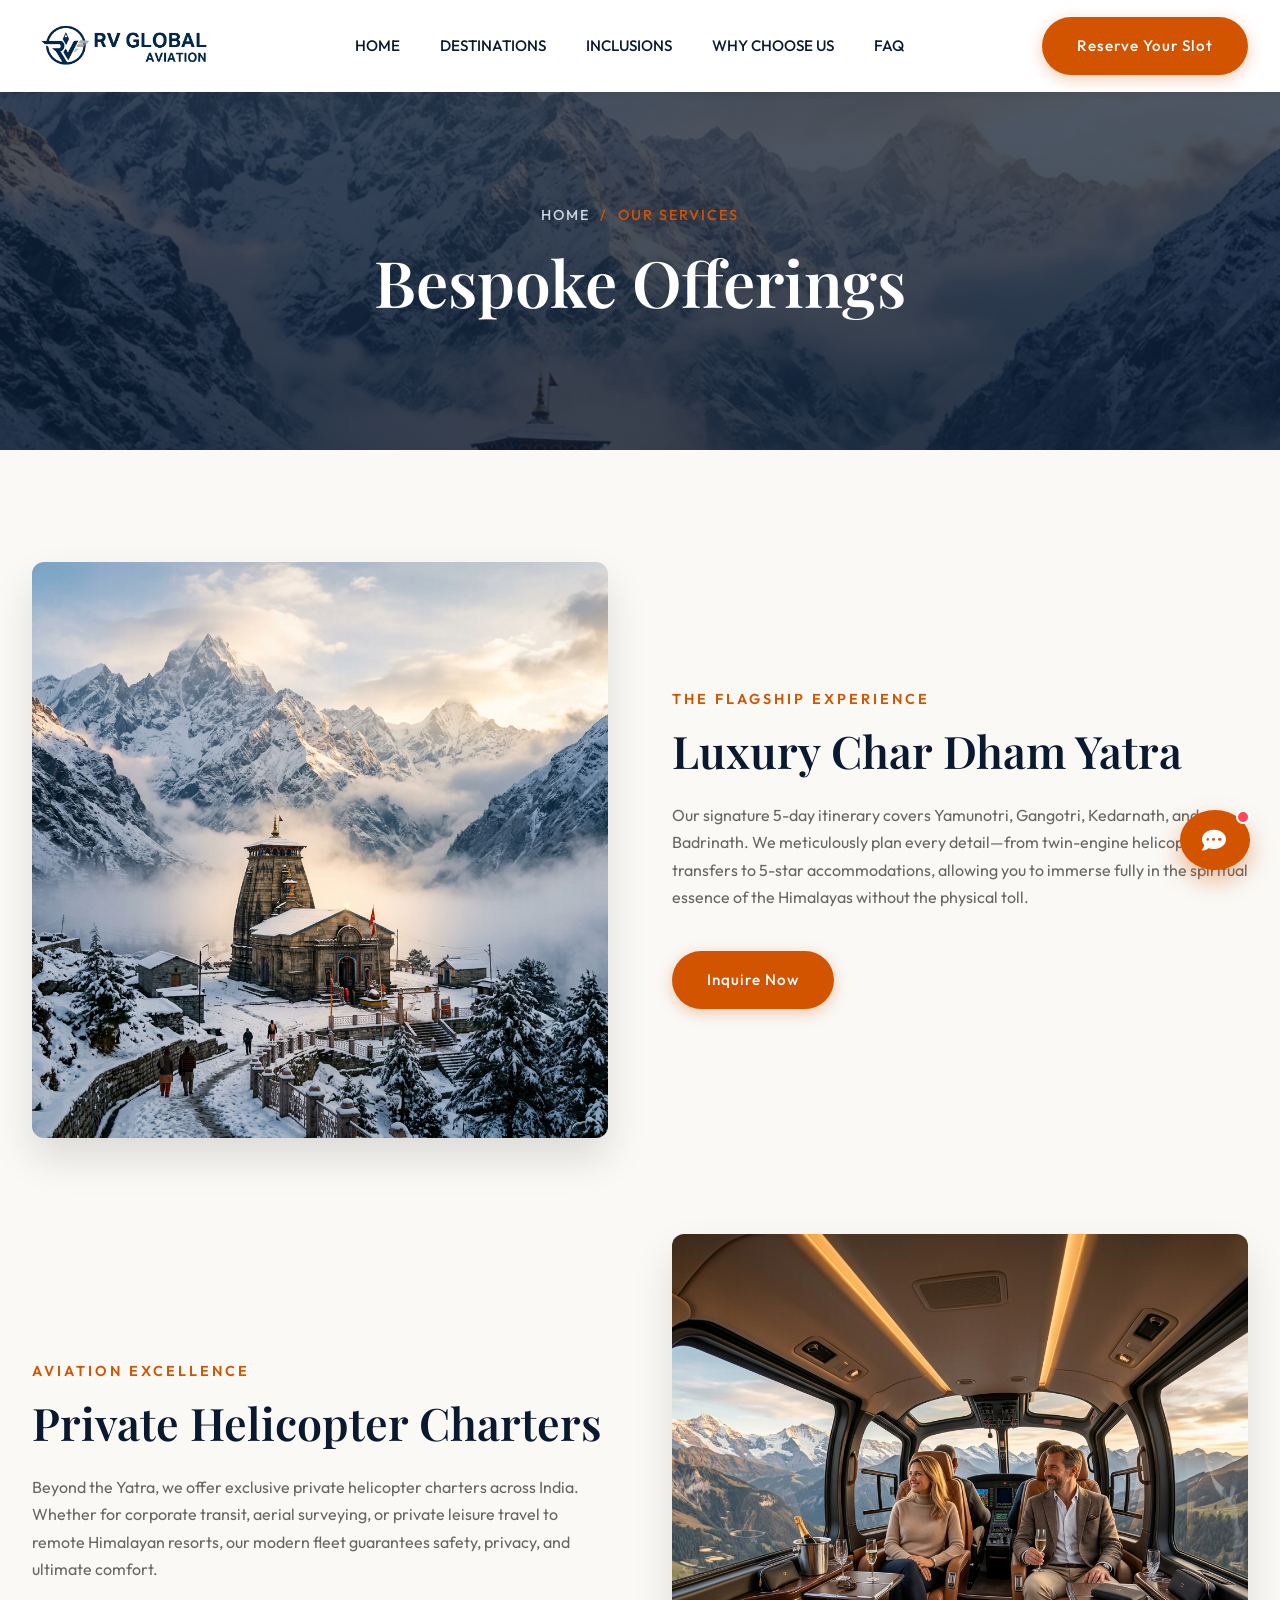
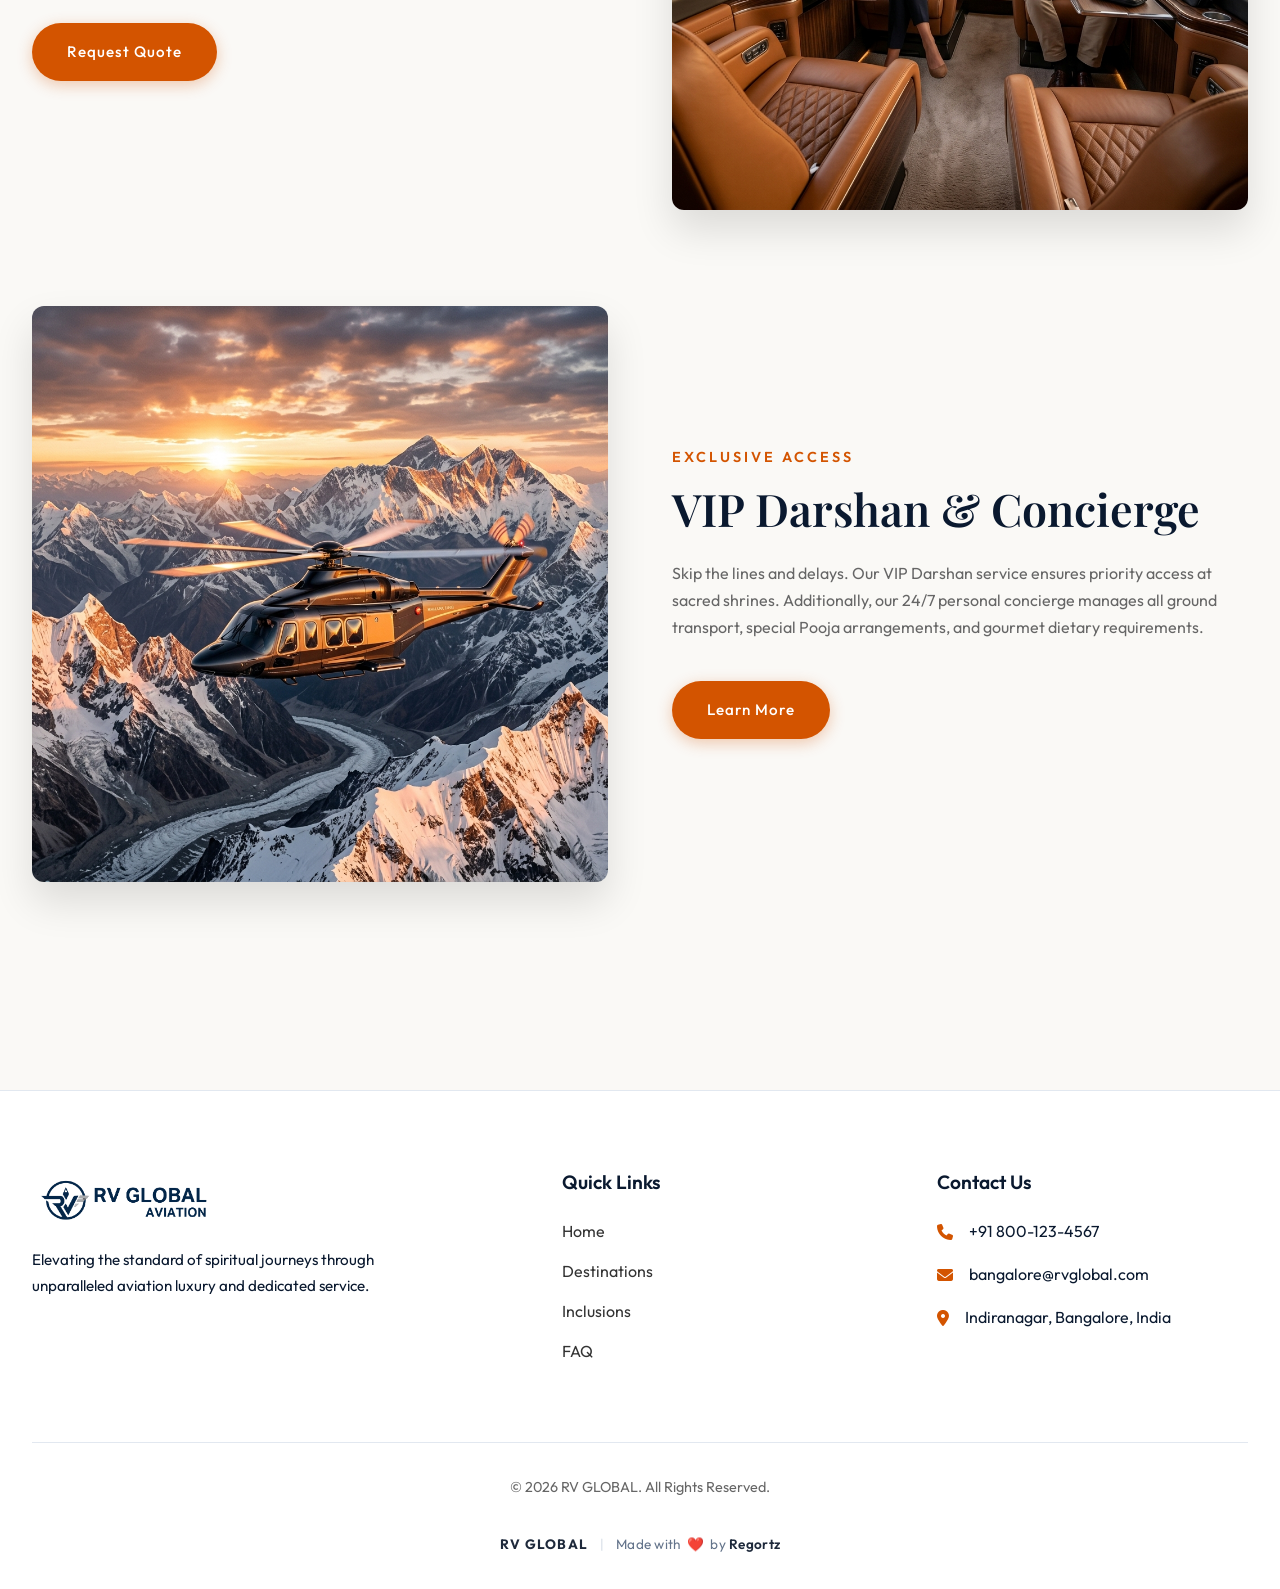
<file: services.html>
﻿<!DOCTYPE html>
<html lang="en">
<head>
    <meta charset="UTF-8">
    <meta name="viewport" content="width=device-width, initial-scale=1.0">
    <title>Our Services | RV GLOBAL - Luxury Charter</title>
    <link rel="preconnect" href="https://fonts.googleapis.com">
    <link rel="preconnect" href="https://fonts.gstatic.com" crossorigin>
    <link href="https://fonts.googleapis.com/css2?family=Outfit:wght@300;400;500;600&family=Playfair+Display:ital,wght@0,400;0,600;0,700;1,400&display=swap" rel="stylesheet">
    <link rel="stylesheet" href="https://cdnjs.cloudflare.com/ajax/libs/font-awesome/6.4.0/css/all.min.css">
    <link rel="stylesheet" href="styles.css">
    <style>
        .service-row { display: flex; gap: 4rem; align-items: center; margin-bottom: 6rem; }
        .service-row:nth-child(even) { flex-direction: row-reverse; }
        .service-img { flex: 1; border-radius: 12px; overflow: hidden; box-shadow: var(--shadow-lg); }
        .service-img img { width: 100%; height: auto; display: block; transition: transform 0.5s; }
        .service-img:hover img { transform: scale(1.05); }
        .service-text { flex: 1; }
        @media(max-width: 992px) { .service-row, .service-row:nth-child(even) { flex-direction: column; } }
    </style>
</head>
<body>

    <!-- Navigation -->
    <nav class="navbar" id="navbar">
        <div class="nav-container">
            <a href="index.html#home" class="logo-wrapper">
                <img src="assets/logo.png" alt="RV GLOBAL" class="logo-img">
            </a>
            <div class="nav-links">
                <a href="index.html#home">HOME</a>
                <a href="index.html#destinations">DESTINATIONS</a>
                <a href="index.html#inclusions">INCLUSIONS</a>
                <a href="index.html#why-us">WHY CHOOSE US</a>
                <a href="index.html#faq">FAQ</a>
            </div>
            <a href="https://wa.me/918001234567" target="_blank" class="btn-primary">Reserve Your Slot</a>
            <button class="mobile-menu-btn"><i class="fas fa-bars"></i></button>
        </div>
    </nav>

    <!-- Inner Hero -->
    <section class="inner-hero" style="background-image: url('assets/temple.png');">
        <div class="hero-content fade-up">
            <div class="breadcrumb"><a href="index.html">Home</a> &nbsp;/&nbsp; Our Services</div>
            <h1>Bespoke Offerings</h1>
        </div>
    </section>

    <!-- Services Content -->
    <section class="section-padding bg-main">
        <div class="container">
            
            <div id="chardham" class="service-row fade-up">
                <div class="service-img">
                    <img src="assets/temple.png" alt="Char Dham Yatra">
                </div>
                <div class="service-text">
                    <h4 class="section-subtitle">The Flagship Experience</h4>
                    <h2 class="section-title" style="margin-bottom: 1.5rem;">Luxury Char Dham Yatra</h2>
                    <p>Our signature 5-day itinerary covers Yamunotri, Gangotri, Kedarnath, and Badrinath. We meticulously plan every detail—from twin-engine helicopter transfers to 5-star accommodations, allowing you to immerse fully in the spiritual essence of the Himalayas without the physical toll.</p>
                    <a href="contact.html" class="btn-primary" style="margin-top: 1rem;">Inquire Now</a>
                </div>
            </div>

            <div id="charter" class="service-row fade-up">
                <div class="service-img">
                    <img src="assets/interior.png" alt="Charter Flights">
                </div>
                <div class="service-text">
                    <h4 class="section-subtitle">Aviation Excellence</h4>
                    <h2 class="section-title" style="margin-bottom: 1.5rem;">Private Helicopter Charters</h2>
                    <p>Beyond the Yatra, we offer exclusive private helicopter charters across India. Whether for corporate transit, aerial surveying, or private leisure travel to remote Himalayan resorts, our modern fleet guarantees safety, privacy, and ultimate comfort.</p>
                    <a href="contact.html" class="btn-primary" style="margin-top: 1rem;">Request Quote</a>
                </div>
            </div>

            <div id="vip" class="service-row fade-up">
                <div class="service-img">
                    <img src="assets/hero.png" alt="VIP Services">
                </div>
                <div class="service-text">
                    <h4 class="section-subtitle">Exclusive Access</h4>
                    <h2 class="section-title" style="margin-bottom: 1.5rem;">VIP Darshan & Concierge</h2>
                    <p>Skip the lines and delays. Our VIP Darshan service ensures priority access at sacred shrines. Additionally, our 24/7 personal concierge manages all ground transport, special Pooja arrangements, and gourmet dietary requirements.</p>
                    <a href="contact.html" class="btn-primary" style="margin-top: 1rem;">Learn More</a>
                </div>
            </div>

        </div>
    </section>

    <!-- Footer -->
    <footer class="footer footer-white">
        <div class="container">
            <div class="footer-content">
                <div class="footer-brand">
                    <a href="index.html" class="logo-wrapper">
                        <img src="assets/logo.png" alt="RV GLOBAL" class="logo-img">
                    </a>
                    <p>Elevating the standard of spiritual journeys through unparalleled aviation luxury and dedicated service.</p>
                </div>
                <div class="footer-links">
                    <h3>Quick Links</h3>
                    <a href="index.html#home">Home</a>
                    <a href="index.html#destinations">Destinations</a>
                    <a href="index.html#inclusions">Inclusions</a>
                    <a href="index.html#faq">FAQ</a>
                </div>
                <div class="footer-contact">
                    <h3>Contact Us</h3>
                    <p><i class="fas fa-phone"></i> +91 800-123-4567</p>
                    <p><i class="fas fa-envelope"></i> bangalore@rvglobal.com</p>
                    <p><i class="fas fa-map-marker-alt"></i> Indiranagar, Bangalore, India</p>
                </div>
            </div>
            <div class="footer-bottom">
                <p>&copy; 2026 RV GLOBAL. All Rights Reserved.</p>
                <div class="footer-credit" style="margin-top: 10px; display: inline-flex; align-items: center; justify-content: center; gap: 8px; font-size: 0.85rem; letter-spacing: 0.02em; color: #64748b; font-family: inherit;">
                    <span class="credit-brand" style="font-weight: 700; letter-spacing: 0.08em; color: #1e293b; text-transform: uppercase;">RV GLOBAL</span>
                    <span class="credit-divider" style="color: #cbd5e1; font-weight: 300; margin: 0 4px;">|</span>
                    <span class="credit-text" style="color: #64748b;">Made with <span class="credit-heart" aria-hidden="true" style="color: #ff385c; display: inline-block; margin: 0 3px;">❤️</span> by <span class="credit-author" style="color: #1e293b; font-weight: 600;">Regortz</span></span>
                </div>
            </div>
        </div>
    </footer>

    <!-- 1. Inquiry Popup -->
    <div class="popup-overlay" id="inquiryPopup">
        <div class="popup-content">
            <button class="close-popup"><i class="fas fa-times"></i></button>
            <h3 class="popup-title">Book Your Charter</h3>
            <p class="popup-subtitle">Fill in your details and our aviation experts will contact you shortly.</p>
            
            <form id="popupInquiryForm" class="inquiry-form">
                <div class="form-group">
                    <label for="p-name">Name</label>
                    <input type="text" id="p-name" required>
                </div>
                <div class="form-group">
                    <label for="p-phone">Phone Number</label>
                    <input type="tel" id="p-phone" required>
                </div>
                <button type="submit" class="btn-primary w-100">Reserve Your Slot</button>
            </form>
        </div>
    </div>

    <!-- Chatbot Toggle -->
    <button class="chatbot-toggle" id="chatbotToggle" aria-label="Open Chat">
        <i class="fas fa-comment-dots"></i>
        <span class="notification-dot"></span>
    </button>

    <!-- Chatbot Container -->
    <div class="chatbot-container" id="chatbotContainer">
        <div class="chatbot-header">
            <div class="bot-info">
                <div class="bot-avatar">
                    <img src="assets/logo.png" alt="RV Bot">
                    <span class="online-indicator"></span>
                </div>
                <div class="bot-details">
                    <h3>RV Aviation Assistant</h3>
                    <p>Online | Ready to help</p>
                </div>
            </div>
            <button class="close-chat" id="closeChat" aria-label="Close Chat"><i class="fas fa-times"></i></button>
        </div>
        
        <div class="chatbot-messages" id="chatbotMessages">
            <!-- Messages will appear here -->
        </div>

        <div class="chatbot-input-area" id="chatbotInputArea">
            <!-- Buttons or Input fields will be injected here -->
        </div>
    </div>

    <script src="script.js"></script>
</body>
</html>
</file>
<file: styles.css>
/* --- CSS Reset & Variables --- */
:root {
    /* New Light & Saffron Theme */
    --primary: #d35400; /* Saffron/Rust */
    --primary-dark: #b84a00;
    --primary-light: #fbeee6;
    
    --bg-main: #faf9f6; /* Pearl / Off-white */
    --bg-white: #ffffff;
    --bg-navy: #0a192f; /* Deep Navy Blue */
    --bg-navy-light: #112240;
    
    --text-main: #333333;
    --text-heading: #0a192f;
    --text-muted: #666666;
    --text-white: #ffffff;
    --text-white-muted: #cbd5e1;
    
    --font-heading: 'Playfair Display', serif;
    --font-body: 'Outfit', sans-serif;
    
    --transition: all 0.4s cubic-bezier(0.25, 0.46, 0.45, 0.94);
    --shadow-sm: 0 4px 6px rgba(0,0,0,0.05);
    --shadow-md: 0 10px 30px rgba(0,0,0,0.08);
    --shadow-lg: 0 20px 40px rgba(0,0,0,0.12);
}

.badge {
    display: inline-block;
    padding: 0.5rem 1.2rem;
    background: rgba(255, 255, 255, 0.1);
    backdrop-filter: blur(5px);
    border: 1px solid rgba(255, 255, 255, 0.3);
    border-radius: 30px;
    font-size: 0.85rem;
    text-transform: uppercase;
    letter-spacing: 2px;
    color: var(--text-white);
    margin-bottom: 2rem;
}

* {
    margin: 0;
    padding: 0;
    box-sizing: border-box;
}

html {
    scroll-behavior: smooth;
    font-size: 16px;
    overflow-x: hidden;
}

body {
    font-family: var(--font-body);
    background-color: var(--bg-main);
    color: var(--text-main);
    line-height: 1.7;
    overflow-x: hidden;
    width: 100%;
    max-width: 100vw;
}

/* --- Typography --- */
h1, h2, h3, h4 {
    font-family: var(--font-heading);
    color: var(--text-heading);
    font-weight: 600;
    line-height: 1.2;
}

p {
    margin-bottom: 1.5rem;
    color: var(--text-muted);
}

/* --- Reusable Components --- */
.container {
    max-width: 1280px;
    margin: 0 auto;
    padding: 0 2rem;
}

.section-padding {
    padding: 7rem 0;
}

.text-center { text-align: center; }
.text-white { color: var(--text-white) !important; }
.text-saffron { color: var(--primary) !important; }
.bg-light { background-color: var(--bg-white); }
.bg-navy { background-color: var(--bg-navy); color: var(--text-white-muted); }
.bg-navy h2 { color: var(--text-white); }
.mt-4 { margin-top: 2rem; }
.mb-4 { margin-bottom: 2rem; }
.max-w-700 { max-width: 700px; margin-left: auto; margin-right: auto; }
.mx-auto { margin-left: auto; margin-right: auto; }

.section-subtitle {
    color: var(--primary);
    font-family: var(--font-body);
    font-size: 0.9rem;
    font-weight: 600;
    text-transform: uppercase;
    letter-spacing: 3px;
    margin-bottom: 1rem;
}

.section-title {
    font-size: 2.8rem;
    margin-bottom: 2.5rem;
}

/* Buttons */
button, .btn-primary, .btn-secondary {
    display: inline-block;
    padding: 1rem 2.2rem;
    border: none;
    border-radius: 50px; /* Pill shape for softer look */
    font-family: var(--font-body);
    font-size: 0.95rem;
    font-weight: 500;
    letter-spacing: 1px;
    cursor: pointer;
    transition: var(--transition);
    text-decoration: none;
}

.btn-primary {
    background-color: var(--primary);
    color: var(--text-white);
    box-shadow: 0 4px 15px rgba(211, 84, 0, 0.3);
}

.btn-primary:hover {
    background-color: var(--primary-dark);
    transform: translateY(-3px);
    box-shadow: 0 8px 25px rgba(211, 84, 0, 0.4);
}

.btn-secondary {
    background-color: rgba(255, 255, 255, 0.1);
    color: var(--text-white);
    border: 1px solid rgba(255, 255, 255, 0.5);
    backdrop-filter: blur(5px);
}

.btn-secondary:hover {
    background-color: var(--text-white);
    color: var(--text-heading);
    transform: translateY(-3px);
}

.w-100 { width: 100%; }

/* --- Navigation --- */
.navbar {
    position: fixed;
    top: 0;
    left: 0;
    width: 100%;
    max-width: 100vw;
    padding: 1rem 0;
    z-index: 1000;
    transition: var(--transition);
    background: var(--bg-white);
    box-shadow: var(--shadow-sm);
}

.logo-wrapper {
    display: flex;
    align-items: center;
    text-decoration: none;
}

.logo-img {
    height: 60px; /* Increased for better visibility */
    width: auto;
}

.nav-container {
    max-width: 1280px;
    margin: 0 auto;
    padding: 0 2rem;
    display: flex;
    justify-content: space-between;
    align-items: center;
}

.nav-links {
    display: flex;
    gap: 2.5rem;
}

@media (min-width: 769px) {
    .nav-links {
        display: flex !important;
    }
}

.nav-links a {
    color: var(--text-heading);
    text-decoration: none;
    font-size: 0.95rem;
    font-weight: 500;
    transition: var(--transition);
    position: relative;
}

.navbar.scrolled .nav-links a {
    color: var(--text-main);
}

.nav-links a::after {
    content: '';
    position: absolute;
    bottom: -5px;
    left: 0;
    width: 0%;
    height: 2px;
    background-color: var(--primary);
    transition: var(--transition);
}

.nav-links a:hover {
    color: var(--primary);
}

.navbar.scrolled .nav-links a:hover {
    color: var(--primary);
}

.nav-links a:hover::after,
.nav-links a.current::after {
    width: 100%;
}

.nav-links a.current {
    color: var(--primary);
}

.navbar.scrolled .nav-links a.current {
    color: var(--primary);
}

.mobile-menu-btn {
    display: none;
    background: none;
    border: none;
    color: var(--text-heading);
    font-size: 1.5rem;
    cursor: pointer;
    box-shadow: none;
    padding: 0;
}

/* --- Hero Section --- */
.hero {
    position: relative;
    min-height: 100vh;
    display: flex;
    align-items: center;
    justify-content: center;
    overflow: hidden;
    padding: 110px 0 60px; /* Increased padding to offset the fixed navbar */
}

.hero-slider {
    position: absolute;
    top: 0;
    left: 0;
    width: 100%;
    height: 100%;
    z-index: -2;
}

.hero-slide {
    position: absolute;
    top: 0;
    left: 0;
    width: 100%;
    height: 100%;
    background-size: cover;
    background-position: center;
    opacity: 0;
    transition: opacity 1.5s ease-in-out;
}

.hero-slide.active {
    opacity: 1;
}

.hero-slide.active {
    animation: slideZoom 10s infinite alternate ease-in-out;
}

@keyframes slideZoom {
    0% { transform: scale(1); }
    100% { transform: scale(1.1); }
}

.hero-overlay {
    position: absolute;
    top: 0;
    left: 0;
    width: 100%;
    height: 100%;
    background: linear-gradient(135deg, rgba(10, 25, 47, 0.8) 0%, rgba(10, 25, 47, 0.4) 100%);
    z-index: -1;
}

.hero-container {
    height: 100%;
    display: flex;
    align-items: center;
    position: relative;
    z-index: 1;
}

.hero-grid {
    display: grid;
    grid-template-columns: 1.1fr 0.9fr;
    gap: 5rem;
    align-items: center;
    width: 100%;
}

.hero-text {
    text-align: left;
}

.hero-text h1 {
    font-size: 3.5rem;
    margin-top: 1rem;
    margin-bottom: 1.5rem;
    color: var(--text-white);
    text-shadow: 0 10px 30px rgba(0,0,0,0.3);
    line-height: 1.1;
}

.hero-text p {
    font-size: 1.05rem;
    margin-bottom: 2.5rem;
    color: #f1f5f9;
    max-width: 520px;
    line-height: 1.6;
}

.hero-btns {
    display: flex;
    gap: 1.5rem;
}

.hero-form-wrapper {
    width: 100%;
}

.scroll-indicator {
    position: absolute;
    bottom: 2rem;
    left: 50%;
    transform: translateX(-50%);
    display: flex;
    flex-direction: column;
    align-items: center;
    gap: 10px;
}

.scroll-indicator span {
    font-size: 0.75rem;
    text-transform: uppercase;
    letter-spacing: 2px;
    color: rgba(255, 255, 255, 0.8);
}

.scroll-indicator .line {
    width: 2px;
    height: 50px;
    background: rgba(255, 255, 255, 0.2);
    position: relative;
    overflow: hidden;
    border-radius: 2px;
}

.scroll-indicator .line::after {
    content: '';
    position: absolute;
    top: -100%;
    left: 0;
    width: 100%;
    height: 100%;
    background: var(--primary);
    animation: scrollDown 2s infinite cubic-bezier(0.65, 0, 0.35, 1);
}

@keyframes scrollDown {
    0% { top: -100%; }
    100% { top: 100%; }
}

/* --- Experience & Fleet Grids --- */
.experience-grid, .fleet-grid {
    display: grid;
    grid-template-columns: 1fr 1fr;
    gap: 5rem;
    align-items: center;
}

.feature-list {
    list-style: none;
    margin-top: 2.5rem;
}

.feature-list li {
    margin-bottom: 1.2rem;
    display: flex;
    align-items: center;
    gap: 1.2rem;
    font-size: 1.1rem;
    color: var(--text-heading);
    font-weight: 500;
}

.feature-list i {
    color: var(--primary);
    font-size: 1.3rem;
    background: var(--primary-light);
    width: 40px;
    height: 40px;
    display: flex;
    align-items: center;
    justify-content: center;
    border-radius: 50%;
}

.experience-image, .fleet-image {
    position: relative;
    border-radius: 12px;
    overflow: hidden;
    box-shadow: var(--shadow-lg);
    cursor: zoom-in;
}

.experience-image img, .fleet-image img {
    width: 100%;
    height: auto;
    display: block;
    border-radius: 12px;
    transition: transform 0.6s cubic-bezier(0.25, 0.46, 0.45, 0.94);
}

.experience-image:hover img, .fleet-image:hover img {
    transform: scale(1.05);
}

.image-accent {
    position: absolute;
    bottom: -20px;
    left: -20px;
    width: 100%;
    height: 100%;
    border: 2px solid var(--primary);
    z-index: -1;
    border-radius: 12px;
}

.image-hover-icon {
    position: absolute;
    top: 50%;
    left: 50%;
    transform: translate(-50%, -50%) scale(0.5);
    background: rgba(255, 255, 255, 0.9);
    width: 60px;
    height: 60px;
    border-radius: 50%;
    display: flex;
    align-items: center;
    justify-content: center;
    color: var(--primary);
    font-size: 1.5rem;
    opacity: 0;
    transition: var(--transition);
    pointer-events: none;
}

.experience-image:hover .image-hover-icon, .fleet-image:hover .image-hover-icon {
    opacity: 1;
    transform: translate(-50%, -50%) scale(1);
}

/* --- Itinerary Timeline --- */
.itinerary-timeline {
    position: relative;
    max-width: 800px;
    margin: 3rem auto 0;
    padding-left: 2rem;
}

.itinerary-timeline::before {
    content: '';
    position: absolute;
    top: 0;
    left: 0;
    width: 2px;
    height: 100%;
    background: rgba(10, 25, 47, 0.1);
}

.timeline-item {
    position: relative;
    padding-bottom: 3rem;
}

.timeline-item:last-child {
    padding-bottom: 0;
}

.timeline-dot {
    position: absolute;
    left: -2rem;
    top: 5px;
    width: 18px;
    height: 18px;
    background: var(--bg-white);
    border: 3px solid var(--primary);
    border-radius: 50%;
    transform: translateX(-50%);
    box-shadow: 0 0 0 4px rgba(211, 84, 0, 0.1);
}

.timeline-content h3 {
    font-size: 1.4rem;
    margin-bottom: 0.5rem;
    color: var(--text-heading);
}

/* --- Stats --- */
.stats-container {
    display: flex;
    gap: 3rem;
    margin-top: 3rem;
    background: var(--bg-white);
    padding: 2rem;
    border-radius: 12px;
    box-shadow: var(--shadow-sm);
}

.stat-box h3 {
    font-family: var(--font-body);
    font-size: 2.5rem;
    color: var(--primary);
    margin-bottom: 0.2rem;
}

.stat-box p {
    font-size: 0.9rem;
    font-weight: 600;
    text-transform: uppercase;
    letter-spacing: 1px;
    margin: 0;
    color: var(--text-heading);
}

/* --- Inclusions Grid --- */
.inclusions-grid {
    display: grid;
    grid-template-columns: repeat(4, 1fr);
    gap: 2rem;
    margin-top: 4rem;
}

.inclusion-card {
    background: var(--bg-navy-light);
    padding: 3rem 2rem;
    border-radius: 12px;
    text-align: center;
    transition: var(--transition);
    border: 1px solid rgba(255,255,255,0.05);
}

.inclusion-card:hover {
    transform: translateY(-10px);
    background: #152c50;
    border-color: rgba(255,255,255,0.1);
}

.inclusion-card .icon-wrapper {
    width: 70px;
    height: 70px;
    background: rgba(211, 84, 0, 0.1);
    color: var(--primary);
    border-radius: 50%;
    display: flex;
    align-items: center;
    justify-content: center;
    font-size: 2rem;
    margin: 0 auto 1.5rem;
    transition: var(--transition);
}

.inclusion-card:hover .icon-wrapper {
    background: var(--primary);
    color: var(--text-white);
}

.inclusion-card h3 {
    color: var(--text-white);
    font-size: 1.3rem;
    margin-bottom: 1rem;
}

.inclusion-card p {
    font-size: 0.95rem;
    margin: 0;
}

/* --- Testimonials --- */
.testimonials {
    background: linear-gradient(to bottom, #faf9f6, #f1f5f9);
    position: relative;
    overflow: hidden;
}

.testimonials::before {
    content: 'ॐ';
    position: absolute;
    top: -50px;
    right: -50px;
    font-size: 20rem;
    color: rgba(211, 84, 0, 0.03);
    pointer-events: none;
    font-family: var(--font-heading);
}
.testimonial-wrapper {
    position: relative;
    max-width: 1200px;
    margin: 0 auto;
}

.testimonial-slider {
    display: flex;
    gap: 2rem;
    overflow-x: auto;
    padding: 2rem 0;
    scroll-snap-type: x mandatory;
    scrollbar-width: none;
    scroll-behavior: smooth; /* Smooth scrolling for JS triggered scrolls */
}

.slider-btn {
    position: absolute;
    top: 50%;
    transform: translateY(-50%);
    background: var(--primary);
    color: white;
    border: none;
    width: 50px;
    height: 50px;
    border-radius: 50%;
    cursor: pointer;
    z-index: 10;
    transition: var(--transition);
    display: flex;
    align-items: center;
    justify-content: center;
    box-shadow: var(--shadow-md);
}

.slider-btn:hover {
    background: var(--primary-dark);
    transform: translateY(-50%) scale(1.1);
}

.prev-btn { left: -25px; }
.next-btn { right: -25px; }

@media (max-width: 1250px) {
    .prev-btn { left: 0; }
    .next-btn { right: 0; }
}

@media (max-width: 768px) {
    .slider-btn { 
        width: 40px; 
        height: 40px; 
    }
}

.testimonial-slider::-webkit-scrollbar {
    display: none;
}

.testimonial-card {
    background: var(--bg-white);
    padding: 3rem;
    border-radius: 12px;
    box-shadow: var(--shadow-md);
    min-width: 300px;
    max-width: 450px;
    flex-shrink: 0;
    scroll-snap-align: center;
    position: relative;
    text-align: left;
}

.quote-icon {
    font-size: 2.5rem;
    color: var(--primary-light);
    position: absolute;
    top: 1.5rem;
    left: 2rem;
    z-index: 0;
}

.review-text {
    font-size: 1.4rem;
    color: var(--text-heading);
    font-style: italic;
    font-family: var(--font-heading);
    position: relative;
    z-index: 1;
    margin-bottom: 2rem;
}

.reviewer h4 {
    font-size: 1.1rem;
    margin-bottom: 0.2rem;
}

.reviewer span {
    font-size: 0.9rem;
    color: var(--primary);
    text-transform: uppercase;
    letter-spacing: 1px;
}

/* --- CTA Section --- */
.cta-section {
    background: linear-gradient(rgba(10, 25, 47, 0.85), rgba(10, 25, 47, 0.95)), url('assets/hero.png');
    background-size: cover;
    background-position: center;
    background-attachment: fixed;
    color: var(--text-white);
}

.cta-section .section-title {
    color: var(--text-white);
}

/* --- Footer --- */
.footer.footer-white {
    background-color: var(--bg-white);
    border-top: 1px solid #e2e8f0;
    padding: 5rem 0 2rem;
}

.footer-white .footer-links h3, 
.footer-white .footer-contact h3,
.footer-white .footer-brand p,
.footer-white .footer-links a,
.footer-white .footer-contact p {
    color: var(--text-heading);
}

.footer-white .footer-links a {
    color: var(--text-main);
}

.footer-white .footer-links a:hover {
    color: var(--primary);
}

.footer-white .footer-bottom {
    border-top: 1px solid #e2e8f0;
    color: var(--text-main);
}

.footer-content {
    display: grid;
    grid-template-columns: 1.5fr 1fr 1fr; /* Fixed columns for better alignment */
    gap: 4rem;
    margin-bottom: 4rem;
}

.footer-brand p {
    margin-top: 1rem;
    max-width: 350px;
    color: var(--text-muted);
    font-size: 0.95rem;
}

.footer-links h3, .footer-contact h3 {
    font-family: var(--font-body);
    font-size: 1.2rem;
    margin-bottom: 1.5rem;
    color: var(--text-white);
}

.footer-links a {
    display: block;
    color: var(--text-white-muted);
    text-decoration: none;
    margin-bottom: 0.8rem;
    transition: var(--transition);
}

.footer-links a:hover {
    color: var(--primary);
    transform: translateX(5px);
}

.footer-contact p {
    display: flex;
    align-items: center;
    gap: 1rem;
    margin-bottom: 1rem;
    color: var(--text-white-muted);
}

.footer-contact i {
    color: var(--primary);
}

.footer-bottom {
    text-align: center;
    padding-top: 2rem;
    border-top: 1px solid rgba(255, 255, 255, 0.1);
    font-size: 0.9rem;
}

/* --- Popup Modals --- */
.popup-overlay {
    position: fixed;
    top: 0;
    left: 0;
    width: 100%;
    height: 100%;
    background: rgba(10, 25, 47, 0.8);
    backdrop-filter: blur(8px);
    z-index: 2000;
    display: flex;
    justify-content: center;
    align-items: center;
    opacity: 0;
    visibility: hidden;
    transition: all 0.4s ease;
    padding: 1rem;
}

.popup-overlay.active {
    opacity: 1;
    visibility: visible;
}

.popup-content {
    background-color: var(--bg-white);
    padding: 3.5rem;
    border-radius: 16px;
    width: 100%;
    max-width: 500px;
    position: relative;
    transform: translateY(40px) scale(0.95);
    transition: all 0.5s cubic-bezier(0.25, 0.46, 0.45, 0.94);
    box-shadow: var(--shadow-lg);
    max-height: 90vh;
    overflow-y: auto;
}

.popup-overlay.active .popup-content {
    transform: translateY(0) scale(1);
}

.popup-content.popup-wide {
    max-width: 900px;
    padding: 0;
    overflow-y: auto;
    overflow-x: hidden;
}

.popup-flex {
    display: flex;
    flex-direction: row;
}

.popup-image {
    flex: 1;
    background-size: cover;
    background-position: center;
    position: relative;
    min-height: 450px;
}

.popup-image-overlay {
    position: absolute;
    bottom: 0;
    left: 0;
    width: 100%;
    padding: 2.5rem;
    background: linear-gradient(transparent, rgba(10, 25, 47, 0.9));
    color: white;
}

.popup-image-overlay h4 {
    margin: 0;
    font-size: 1.8rem;
    font-family: var(--font-heading);
}

.popup-form-content {
    flex: 1.2;
    padding: 3rem;
}

@media (max-width: 768px) {
    .popup-flex {
        flex-direction: column;
    }
    
    .popup-image {
        min-height: 200px;
    }
    
    .popup-form-content {
        padding: 2rem;
    }
}

.popup-content.modal-lg {
    max-width: 700px;
}

.popup-content.image-modal {
    max-width: 1000px;
    padding: 1rem;
    background: transparent;
    box-shadow: none;
}

.popup-content.image-modal img {
    width: 100%;
    height: auto;
    border-radius: 8px;
    display: block;
}

.close-popup {
    position: absolute;
    top: 1.5rem;
    right: 1.5rem;
    background: var(--bg-main);
    width: 40px;
    height: 40px;
    border-radius: 50%;
    border: none;
    color: var(--text-heading);
    font-size: 1.2rem;
    cursor: pointer;
    transition: var(--transition);
    display: flex;
    align-items: center;
    justify-content: center;
    box-shadow: var(--shadow-sm);
    z-index: 10;
}

.popup-content.image-modal .close-popup {
    top: -2rem;
    right: 0;
    background: var(--text-white);
}

.close-popup:hover {
    background: var(--primary);
    color: var(--text-white);
    transform: rotate(90deg);
}

.popup-title {
    font-size: 2.2rem;
    margin-bottom: 0.5rem;
}

.popup-subtitle {
    font-size: 1rem;
    margin-bottom: 2rem;
}

.form-group {
    margin-bottom: 1.5rem;
}

/* --- New Landing Page Sections --- */

/* Stats Bar */
.stats-bar {
    background-color: var(--primary);
    color: var(--text-white);
    padding: 2.5rem 0;
    box-shadow: var(--shadow-md);
}

.stats-grid {
    display: grid;
    grid-template-columns: repeat(3, 1fr);
    gap: 1.5rem 2rem;
}

.stat-item {
    display: flex;
    align-items: center;
    gap: 1rem;
    font-size: 1.1rem;
    font-weight: 500;
}

.stat-item i {
    font-size: 1.4rem;
}

/* Overview Section */
.overview-grid {
    display: grid;
    grid-template-columns: 1fr 1fr;
    gap: 5rem;
    align-items: center;
}

.video-placeholder {
    position: relative;
    border-radius: 12px;
    overflow: hidden;
    box-shadow: var(--shadow-lg);
}

.video-placeholder img {
    width: 100%;
    display: block;
    filter: brightness(0.7);
}

.play-btn {
    position: absolute;
    top: 50%;
    left: 50%;
    transform: translate(-50%, -50%);
    width: 80px;
    height: 80px;
    background: var(--primary);
    border-radius: 50%;
    display: flex;
    align-items: center;
    justify-content: center;
    color: white;
    font-size: 1.5rem;
    cursor: pointer;
    transition: var(--transition);
}

.play-btn:hover {
    transform: translate(-50%, -50%) scale(1.1);
}

.video-placeholder span {
    position: absolute;
    bottom: 1.5rem;
    left: 1.5rem;
    color: white;
    font-weight: 600;
    text-transform: uppercase;
    letter-spacing: 1px;
}

.form-card {
    background: var(--bg-white);
    padding: 2rem;
    border-radius: 16px;
    box-shadow: var(--shadow-lg);
    border: 1px solid #e2e8f0;
}

.form-card h3 {
    font-size: 1.6rem;
    margin-bottom: 0.5rem;
}

.form-card p {
    font-size: 0.85rem;
    margin-bottom: 1.2rem;
}

.form-row {
    display: grid;
    grid-template-columns: 1fr 1fr;
    gap: 1.5rem;
}

/* Destinations */
.destinations-grid {
    display: grid;
    grid-template-columns: repeat(4, 1fr);
    gap: 2rem;
    margin-top: 4rem;
}

.dest-card {
    background: var(--bg-white);
    border-radius: 12px;
    overflow: hidden;
    box-shadow: var(--shadow-md);
    transition: var(--transition);
}

.dest-card:hover {
    transform: translateY(-10px);
    box-shadow: var(--shadow-lg);
}

.dest-img {
    height: 250px;
    overflow: hidden;
}

.dest-img img {
    width: 100%;
    height: 100%;
    object-fit: cover;
    transition: transform 0.6s ease;
}

.dest-card:hover .dest-img img {
    transform: scale(1.1);
}

.dest-info {
    padding: 2rem;
}

.dest-info h3 {
    font-size: 1.5rem;
    margin-bottom: 1rem;
    color: var(--text-heading);
}

.dest-info p {
    font-size: 0.95rem;
    margin: 0;
}

/* Inclusions Layout */
.inclusions-layout {
    display: grid;
    grid-template-columns: 1fr 1fr;
    gap: 5rem;
    align-items: center;
}

.inclusions-list {
    list-style: none;
    margin-top: 2rem;
    display: grid;
    grid-template-columns: 1fr 1fr;
    gap: 1.5rem;
}

.inclusions-list li {
    display: flex;
    align-items: center;
    gap: 1rem;
    font-size: 1.1rem;
    color: var(--text-white);
}

.inclusions-list i {
    color: var(--primary);
    font-size: 1.2rem;
}

.inclusions-image img {
    width: 100%;
    border-radius: 16px;
    box-shadow: 0 0 40px rgba(0,0,0,0.3);
}

/* Why Us */
.why-grid {
    display: grid;
    grid-template-columns: repeat(4, 1fr);
    gap: 2.5rem;
    margin-top: 4rem;
}

.why-item {
    text-align: center;
}

.why-icon {
    width: 80px;
    height: 80px;
    background: var(--primary-light);
    color: var(--primary);
    border-radius: 50%;
    display: flex;
    align-items: center;
    justify-content: center;
    font-size: 2rem;
    margin: 0 auto 1.5rem;
    transition: var(--transition);
}

.why-item:hover .why-icon {
    background: var(--primary);
    color: white;
    transform: rotateY(360deg);
}

.why-item h3 {
    font-size: 1.3rem;
    margin-bottom: 1rem;
}

/* Itinerary Download */
.itinerary-cta-box {
    background: linear-gradient(135deg, var(--primary) 0%, var(--primary-dark) 100%);
    padding: 5rem;
    border-radius: 20px;
    text-align: center;
    color: white;
}

.itinerary-cta-box h2 {
    color: white;
    font-size: 3rem;
    margin-bottom: 1.5rem;
}

.itinerary-cta-box p {
    color: rgba(255,255,255,0.9);
    font-size: 1.2rem;
    max-width: 600px;
    margin: 0 auto 2.5rem;
}

/* FAQ */
.faq-accordion {
    max-width: 900px;
    margin: 3rem auto 0;
}

.faq-item {
    background: var(--bg-white);
    border-radius: 8px;
    margin-bottom: 1rem;
    box-shadow: var(--shadow-sm);
    overflow: hidden;
}

.faq-question {
    padding: 1.5rem 2rem;
    font-weight: 600;
    cursor: pointer;
    display: flex;
    justify-content: space-between;
    align-items: center;
    transition: var(--transition);
}

.faq-question:hover {
    color: var(--primary);
}

.faq-answer {
    padding: 0 2rem;
    max-height: 0;
    overflow: hidden;
    transition: all 0.3s ease;
    color: var(--text-muted);
}

.faq-item.active .faq-answer {
    padding: 1rem 2rem 2rem;
    max-height: 200px;
}

.faq-item.active .faq-question i {
    transform: rotate(45deg);
}

/* Final CTA */
.final-cta {
    background: var(--bg-navy);
    color: white;
}

.final-cta .section-title {
    color: white;
    max-width: 800px;
    margin-left: auto;
    margin-right: auto;
}

.cta-btns {
    display: flex;
    gap: 2rem;
    justify-content: center;
    margin-top: 3rem;
}

.btn-whatsapp {
    background-color: #25D366;
    color: white;
    display: inline-flex;
    align-items: center;
    gap: 0.8rem;
    padding: 1rem 2rem;
    border-radius: 50px;
    text-decoration: none;
    font-weight: 500;
    transition: var(--transition);
}

.btn-whatsapp:hover {
    background-color: #128C7E;
    transform: translateY(-3px);
    box-shadow: 0 5px 15px rgba(37, 211, 102, 0.3);
}

.hero-btns .btn-whatsapp {
    justify-content: center;
}

/* --- Utility Styles & Animations --- */
.form-group label {
    display: block;
    margin-bottom: 0.5rem;
    font-size: 0.9rem;
    font-weight: 500;
    color: var(--text-heading);
}

.form-group input, .form-group select {
    width: 100%;
    padding: 1rem 1.2rem;
    background-color: #f8fafc;
    border: 1px solid #e2e8f0;
    border-radius: 12px;
    color: var(--text-main);
    font-family: var(--font-body);
    font-size: 0.95rem;
    transition: var(--transition);
}

.form-group input:focus, .form-group select:focus {
    outline: none;
    border-color: var(--primary);
    background-color: var(--bg-white);
    box-shadow: 0 0 0 4px rgba(211, 84, 0, 0.1);
}

.fade-up {
    opacity: 0;
    transform: translateY(40px);
    transition: opacity 0.8s ease, transform 0.8s ease;
}

.slide-in-left {
    opacity: 0;
    transform: translateX(-50px);
    transition: opacity 0.8s ease, transform 0.8s ease;
}

.slide-in-right {
    opacity: 0;
    transform: translateX(50px);
    transition: opacity 0.8s ease, transform 0.8s ease;
}

.appear {
    opacity: 1 !important;
    transform: translate(0) !important;
}

.delay-1 { transition-delay: 0.15s; }
.delay-2 { transition-delay: 0.3s; }
.delay-3 { transition-delay: 0.45s; }
.delay-4 { transition-delay: 0.6s; }

/* --- Responsive & Mobile --- */
@media (max-width: 1200px) {
    .destinations-grid, .why-grid {
        grid-template-columns: repeat(2, 1fr);
    }
}

@media (max-width: 992px) {
    .hero-grid, .overview-grid, .inclusions-layout {
        grid-template-columns: 1fr;
        gap: 3rem;
    }
    
    .hero-text {
        text-align: center;
    }
    
    .hero-text p {
        margin-left: auto;
        margin-right: auto;
    }
    
    .hero-btns {
        justify-content: center;
    }
    
    .stats-grid {
        grid-template-columns: repeat(2, 1fr);
    }
}

@media (max-width: 768px) {
    .nav-links {
        display: none;
        flex-direction: column;
        gap: 0.75rem;
        position: absolute;
        top: 100%;
        left: 0;
        width: 100vw;
        max-width: 100%;
        background: var(--bg-white);
        padding: 1.5rem;
        box-shadow: var(--shadow-md);
        z-index: 100;
        box-sizing: border-box;
    }
    
    .nav-links.active {
        display: flex;
    }
    
    .nav-links a {
        color: var(--text-heading) !important;
        padding: 1rem 1.5rem;
        background: #f8fafc;
        border: 1px solid #e2e8f0;
        border-radius: 10px;
        font-weight: 600;
        letter-spacing: 1px;
        transition: var(--transition);
    }
    
    .nav-links a.current {
        background: var(--primary-light);
        border-color: var(--primary);
        color: var(--primary) !important;
    }
    
    .nav-links a::after {
        display: none;
    }
    
    .navbar .btn-primary {
        display: none;
    }
    
    .mobile-menu-btn {
        display: block;
        background: none;
        border: none;
        color: var(--text-heading);
        font-size: 1.5rem;
    }
    
    .container {
        padding: 0 1rem;
    }

    .hero {
        padding: 130px 0 50px; /* Increased padding to clear the fixed navbar on mobile */
        min-height: auto;
    }
    
    .hero-grid {
        grid-template-columns: 1fr;
        gap: 2rem;
    }
    
    .hero h1 {
        font-size: 2rem;
    }
    
    .hero-text p {
        font-size: 0.9rem;
    }
    
    .hero-btns {
        flex-direction: column;
        gap: 1rem;
    }
    
    .hero-btns .btn-primary, .hero-btns .btn-whatsapp {
        width: 100%;
        display: flex;
        justify-content: center;
        align-items: center;
        text-align: center;
    }
    
    .stats-grid {
        grid-template-columns: 1fr 1fr;
        gap: 1.5rem;
        padding: 1rem 0;
    }
    
    .stat-item {
        font-size: 0.95rem;
    }
    
    .destinations-grid, .why-grid {
        grid-template-columns: 1fr;
        gap: 2rem;
    }
    
    .inclusions-layout {
        grid-template-columns: 1fr;
        gap: 2.5rem;
    }
    
    .inclusions-list {
        grid-template-columns: 1fr;
    }
    
    .form-row {
        grid-template-columns: 1fr;
    }
    
    .cta-btns {
        flex-direction: column;
    }
    
    .testimonial-wrapper {
        padding-bottom: 5rem;
        overflow: hidden;
    }
    
    .testimonial-slider {
        display: flex;
        overflow-x: auto;
        scroll-snap-type: x mandatory;
        gap: 1.5rem;
        padding: 1rem 0;
    }
    
    .testimonial-card {
        min-width: 100%;
        max-width: 100%;
        padding: 3rem 1.5rem 2rem;
        box-sizing: border-box;
        flex-shrink: 0;
        scroll-snap-align: center;
    }
    
    .review-text {
        font-size: 1rem !important;
        line-height: 1.5;
    }

    .quote-icon {
        font-size: 1.8rem;
        top: 1rem;
        left: 1rem;
    }

    .slider-btn {
        top: auto;
        bottom: 0;
        transform: none;
    }
    
    .slider-btn:hover {
        transform: none;
        background: var(--primary-dark);
    }
    
    .prev-btn {
        left: calc(50% - 55px);
    }
    
    .next-btn {
        right: auto;
        left: calc(50% + 5px);
    }
    
    .footer-content {
        grid-template-columns: 1fr;
        gap: 2.5rem;
    }
    
    .footer-brand {
        text-align: left;
    }
    
    .section-title {
        font-size: 1.8rem;
    }
    
    .container {
        padding: 0 1.5rem;
    }
}

/* --- Chatbot Styles --- */
.chatbot-toggle {
    position: fixed;
    bottom: 30px;
    right: 30px;
    width: 60px;
    height: 60px;
    background-color: var(--primary);
    color: white;
    border: none;
    border-radius: 50%;
    display: flex;
    align-items: center;
    justify-content: center;
    font-size: 24px;
    cursor: pointer;
    box-shadow: 0 10px 25px rgba(211, 84, 0, 0.4);
    z-index: 1000;
    transition: var(--transition);
}

.chatbot-toggle:hover {
    transform: scale(1.1) rotate(5deg);
    background-color: var(--primary-dark);
}

.notification-dot {
    position: absolute;
    top: 0;
    right: 0;
    width: 14px;
    height: 14px;
    background-color: #ff4757;
    border: 2px solid white;
    border-radius: 50%;
    animation: pulse 2s infinite;
}

@keyframes pulse {
    0% { transform: scale(1); box-shadow: 0 0 0 0 rgba(255, 71, 87, 0.7); }
    70% { transform: scale(1.2); box-shadow: 0 0 0 10px rgba(255, 71, 87, 0); }
    100% { transform: scale(1); box-shadow: 0 0 0 0 rgba(255, 71, 87, 0); }
}

.chatbot-container {
    position: fixed;
    bottom: 100px;
    right: 30px;
    width: 400px;
    height: 600px;
    background: rgba(255, 255, 255, 0.95);
    backdrop-filter: blur(10px);
    border-radius: 20px;
    box-shadow: var(--shadow-lg);
    z-index: 1001;
    display: flex;
    flex-direction: column;
    overflow: hidden;
    transform: translateY(20px) scale(0.9);
    opacity: 0;
    visibility: hidden;
    transition: all 0.4s cubic-bezier(0.175, 0.885, 0.32, 1.275);
}

.chatbot-container.active {
    transform: translateY(0) scale(1);
    opacity: 1;
    visibility: visible;
}

.chatbot-header {
    background: var(--bg-navy);
    padding: 1.5rem;
    color: white;
    display: flex;
    justify-content: space-between;
    align-items: center;
}

.bot-info {
    display: flex;
    align-items: center;
    gap: 12px;
}

.bot-avatar {
    position: relative;
    width: 45px;
    height: 45px;
    background: white;
    border-radius: 50%;
    padding: 5px;
}

.bot-avatar img {
    width: 100%;
    height: 100%;
    object-fit: contain;
}

.online-indicator {
    position: absolute;
    bottom: 2px;
    right: 2px;
    width: 10px;
    height: 10px;
    background: #2ed573;
    border: 2px solid var(--bg-navy);
    border-radius: 50%;
}

.bot-details h3 {
    color: white;
    font-size: 1.1rem;
    margin: 0;
}

.bot-details p {
    font-size: 0.8rem;
    margin: 0;
    color: var(--text-white-muted);
}

.close-chat {
    background: transparent;
    border: none;
    color: white;
    font-size: 1.2rem;
    cursor: pointer;
    padding: 5px;
    opacity: 0.7;
    transition: 0.3s;
}

.close-chat:hover {
    opacity: 1;
    transform: rotate(90deg);
}

.chatbot-messages {
    flex: 1;
    padding: 1.5rem;
    overflow-y: auto;
    display: flex;
    flex-direction: column;
    gap: 15px;
    scrollbar-width: thin;
    scrollbar-color: var(--primary-light) transparent;
}

.chatbot-messages::-webkit-scrollbar {
    width: 6px;
}

.chatbot-messages::-webkit-scrollbar-thumb {
    background-color: var(--primary-light);
    border-radius: 10px;
}

.message {
    max-width: 85%;
    padding: 12px 16px;
    border-radius: 15px;
    font-size: 0.95rem;
    line-height: 1.4;
    animation: messageIn 0.3s ease forwards;
}

@keyframes messageIn {
    from { opacity: 0; transform: translateY(10px); }
    to { opacity: 1; transform: translateY(0); }
}

.bot-message {
    align-self: flex-start;
    background: #f1f5f9;
    color: var(--text-heading);
    border-bottom-left-radius: 2px;
}

.user-message {
    align-self: flex-end;
    background: var(--primary);
    color: white;
    border-bottom-right-radius: 2px;
}

.chatbot-input-area {
    padding: 1.5rem;
    border-top: 1px solid #e2e8f0;
    display: flex;
    flex-wrap: wrap;
    gap: 10px;
    background: #f8fafc;
}

.chat-btn {
    padding: 10px 18px;
    background: white;
    border: 1px solid var(--primary);
    color: var(--primary);
    border-radius: 30px;
    font-size: 0.9rem;
    font-weight: 500;
    cursor: pointer;
    transition: all 0.3s ease;
    white-space: nowrap;
}

.chat-btn:hover {
    background: var(--primary);
    color: white;
    transform: translateY(-2px);
}

.chat-input {
    flex: 1;
    padding: 12px 15px;
    border: 1px solid #e2e8f0;
    border-radius: 10px;
    font-family: var(--font-body);
    font-size: 0.9rem;
}

.chat-input:focus {
    outline: none;
    border-color: var(--primary);
}

.chat-send-btn {
    width: 45px;
    height: 45px;
    background: var(--primary);
    color: white;
    border: none;
    border-radius: 10px;
    cursor: pointer;
    display: flex;
    align-items: center;
    justify-content: center;
    font-size: 1rem;
    transition: 0.3s;
}

.chat-send-btn:hover {
    background: var(--primary-dark);
}

@media (max-width: 480px) {
    .chatbot-container {
        width: calc(100% - 40px);
        height: calc(100% - 120px);
        right: 20px;
        bottom: 90px;
    }
}

/* --- Inner Pages Styles --- */
.inner-hero {
    height: 50vh;
    min-height: 400px;
    display: flex;
    align-items: center;
    justify-content: center;
    text-align: center;
    position: relative;
    background-size: cover;
    background-position: center;
    background-attachment: fixed;
    padding-top: 90px; /* Offset for the fixed white navbar */
}

.inner-hero::before {
    content: '';
    position: absolute;
    top: 0;
    left: 0;
    width: 100%;
    height: 100%;
    background: linear-gradient(rgba(10, 25, 47, 0.7), rgba(10, 25, 47, 0.8));
    z-index: 1;
}

.inner-hero .hero-content {
    position: relative;
    z-index: 2;
}

.inner-hero h1 { 
    font-size: 4rem; 
    color: var(--text-white); 
    margin-bottom: 1rem; 
    font-family: var(--font-heading);
}

.breadcrumb { 
    color: var(--primary); 
    font-weight: 500; 
    letter-spacing: 2px; 
    text-transform: uppercase; 
    margin-bottom: 1rem;
    font-size: 0.9rem;
}

.breadcrumb a { 
    color: var(--text-white-muted); 
    text-decoration: none; 
    transition: var(--transition);
}

.breadcrumb a:hover { 
    color: var(--text-white); 
}

@media (max-width: 768px) {
    .inner-hero h1 { font-size: 2.5rem; }
    .inner-hero {
        padding-top: 110px; /* Increased mobile offset */
        min-height: 300px;
    }
}
</file>
